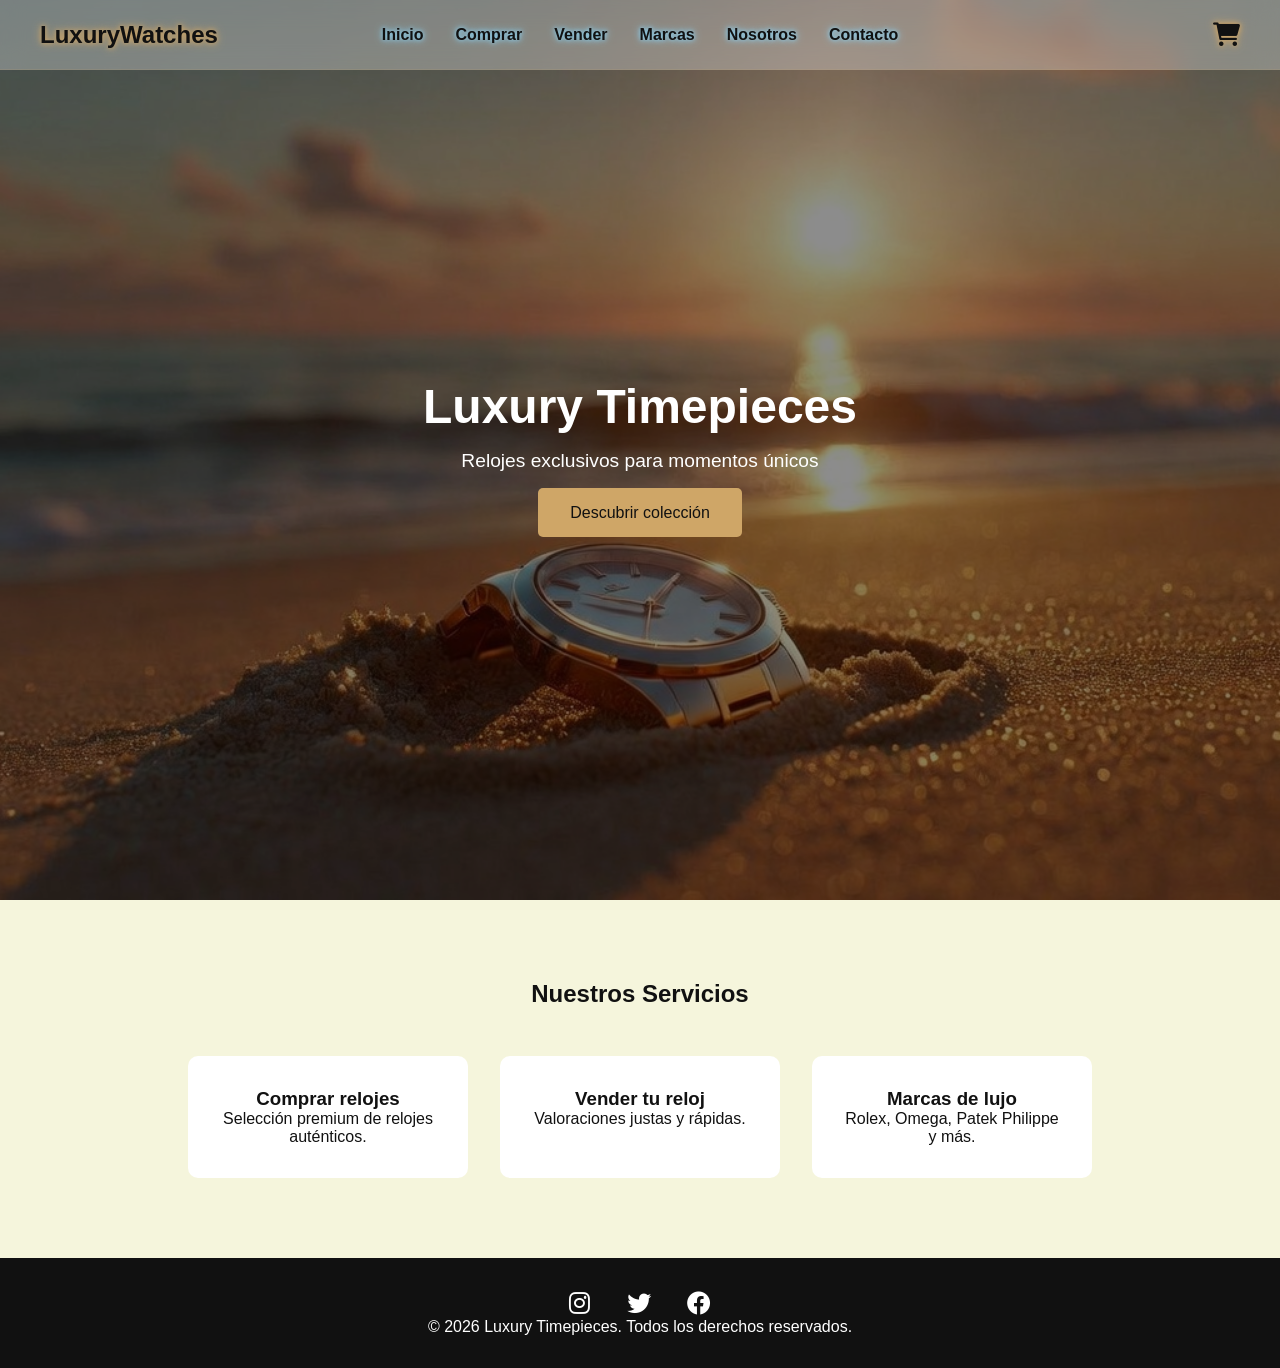
<file: index/index.html>
<!DOCTYPE html>
<html lang="es">
<head>
    <meta charset="UTF-8">
    <meta name="viewport" content="width=device-width, initial-scale=1.0">
    <title>Luxury Timepieces</title>

    <!-- CSS -->
    <link rel="stylesheet" href="../css/general_style.css">

    <!-- Iconos -->
    <link rel="stylesheet" href="https://cdnjs.cloudflare.com/ajax/libs/font-awesome/6.0.0/css/all.min.css">
</head>
<body>

    <!-- ================= HEADER ================= -->
<header id="cabecera">
  <div class="contenedor-cabecera">
    <div class="logo-marca">LuxuryWatches</div>
    <nav class="menu-navegacion">
      <ul class="lista-menu">
        <li><a href="#" class="nav-link">Inicio</a></li>
        <li><a href="#" class="nav-link">Comprar</a></li>
        <li><a href="#" class="nav-link">Vender</a></li>
        <li><a href="#" class="nav-link">Marcas</a></li>
        <li><a href="#" class="nav-link">Nosotros</a></li>
        <li><a href="#" class="nav-link">Contacto</a></li>
      </ul>
    </nav>
    <div class="zona-carrito" title="Carrito de compras">
      <i class="fas fa-shopping-cart"></i>
    </div>
  </div>
</header>


    <!-- ================= BODY ================= -->
    <main id="contenido-principal">

        <!-- Hero -->
        <section id="seccion-hero">
            <div class="hero-overlay"></div>

            <div class="hero-contenido">
                <h1>Luxury Timepieces</h1>
                <p>Relojes exclusivos para momentos únicos</p>
                <a href="#" class="boton-principal">Descubrir colección</a>
            </div>
        </section>

        <!-- Servicios -->
        <section id="seccion-servicios">
            <h2>Nuestros Servicios</h2>

            <div class="contenedor-tarjetas">
                <article class="tarjeta-servicio">
                    <h3>Comprar relojes</h3>
                    <p>Selección premium de relojes auténticos.</p>
                </article>

                <article class="tarjeta-servicio">
                    <h3>Vender tu reloj</h3>
                    <p>Valoraciones justas y rápidas.</p>
                </article>

                <article class="tarjeta-servicio">
                    <h3>Marcas de lujo</h3>
                    <p>Rolex, Omega, Patek Philippe y más.</p>
                </article>
            </div>
        </section>

    </main>

    <!-- ================= FOOTER ================= -->
    <footer id="pie-pagina">
        <div class="redes-sociales">
            <a href="#"><i class="fab fa-instagram"></i></a>
            <a href="#"><i class="fab fa-twitter"></i></a>
            <a href="#"><i class="fab fa-facebook"></i></a>
        </div>

        <p class="texto-copyright">
            © 2026 Luxury Timepieces. Todos los derechos reservados.
        </p>
    </footer>

</body>
</html>
</file>
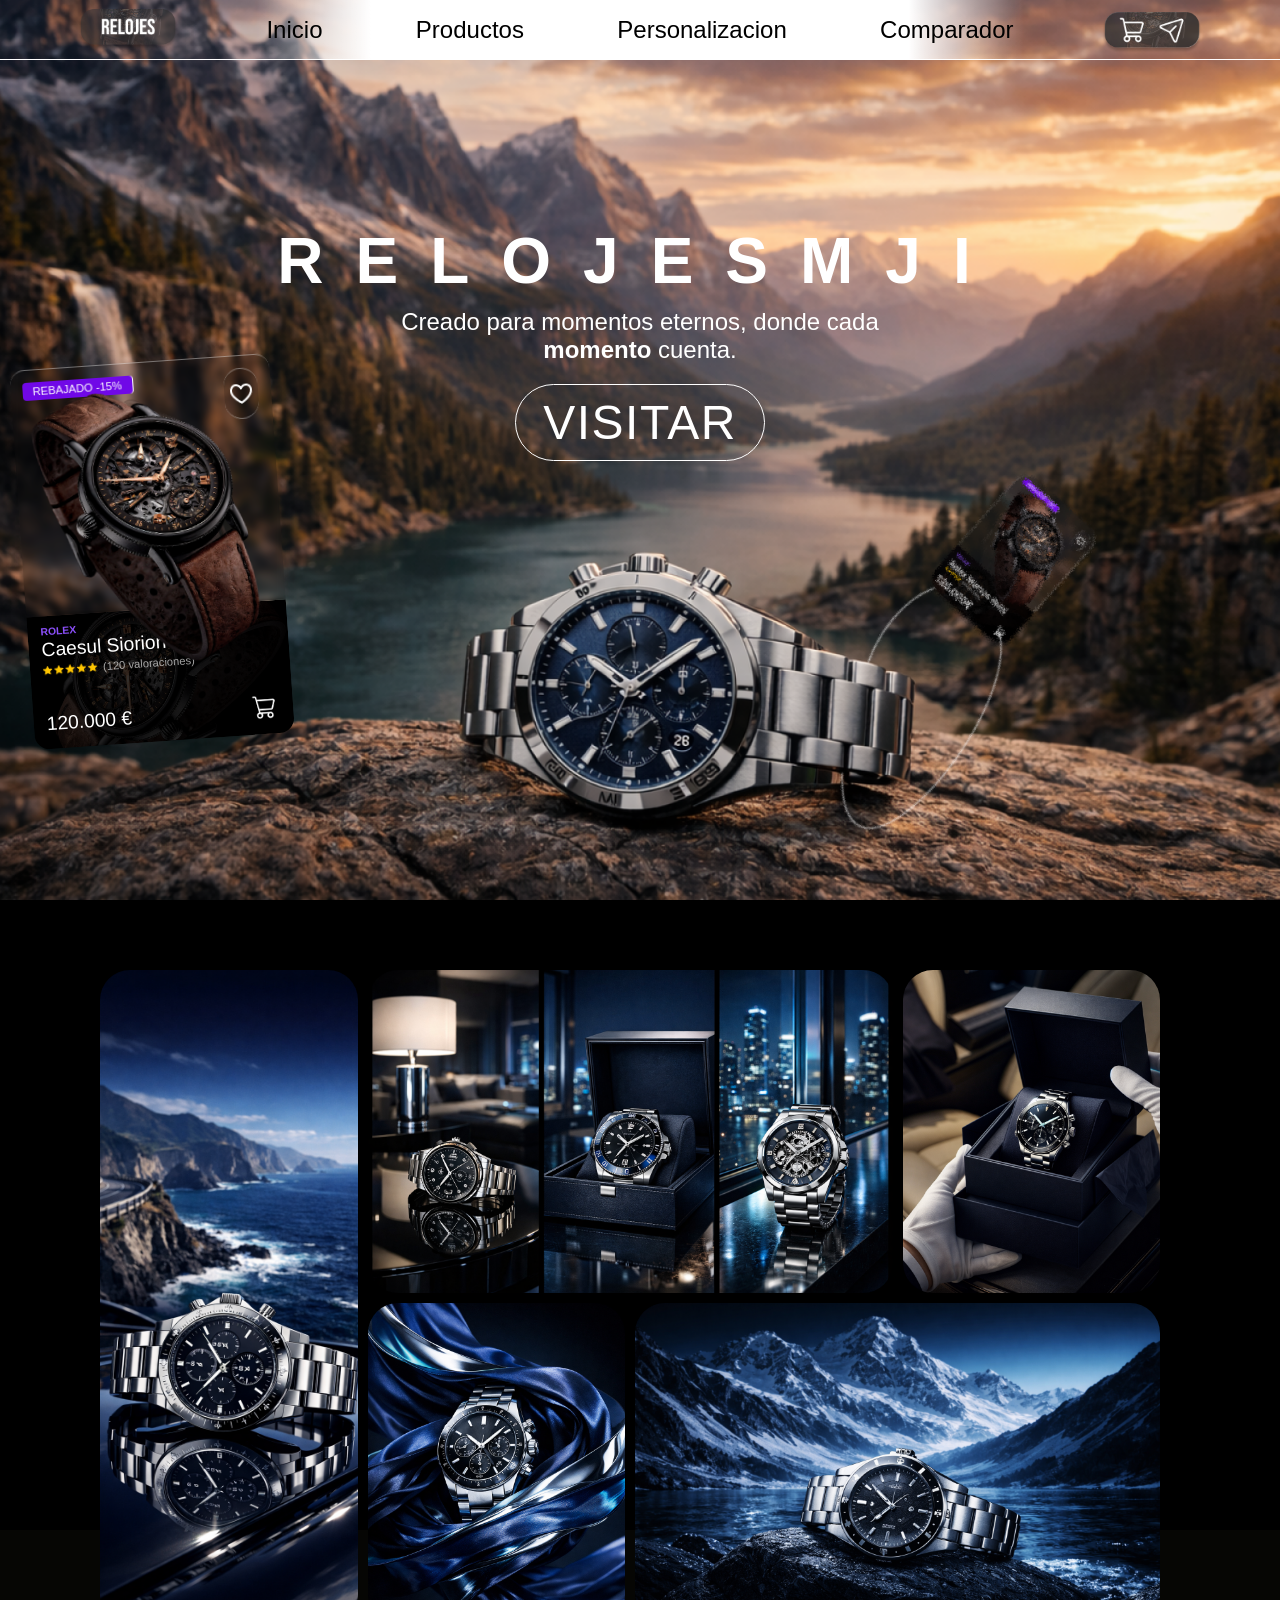
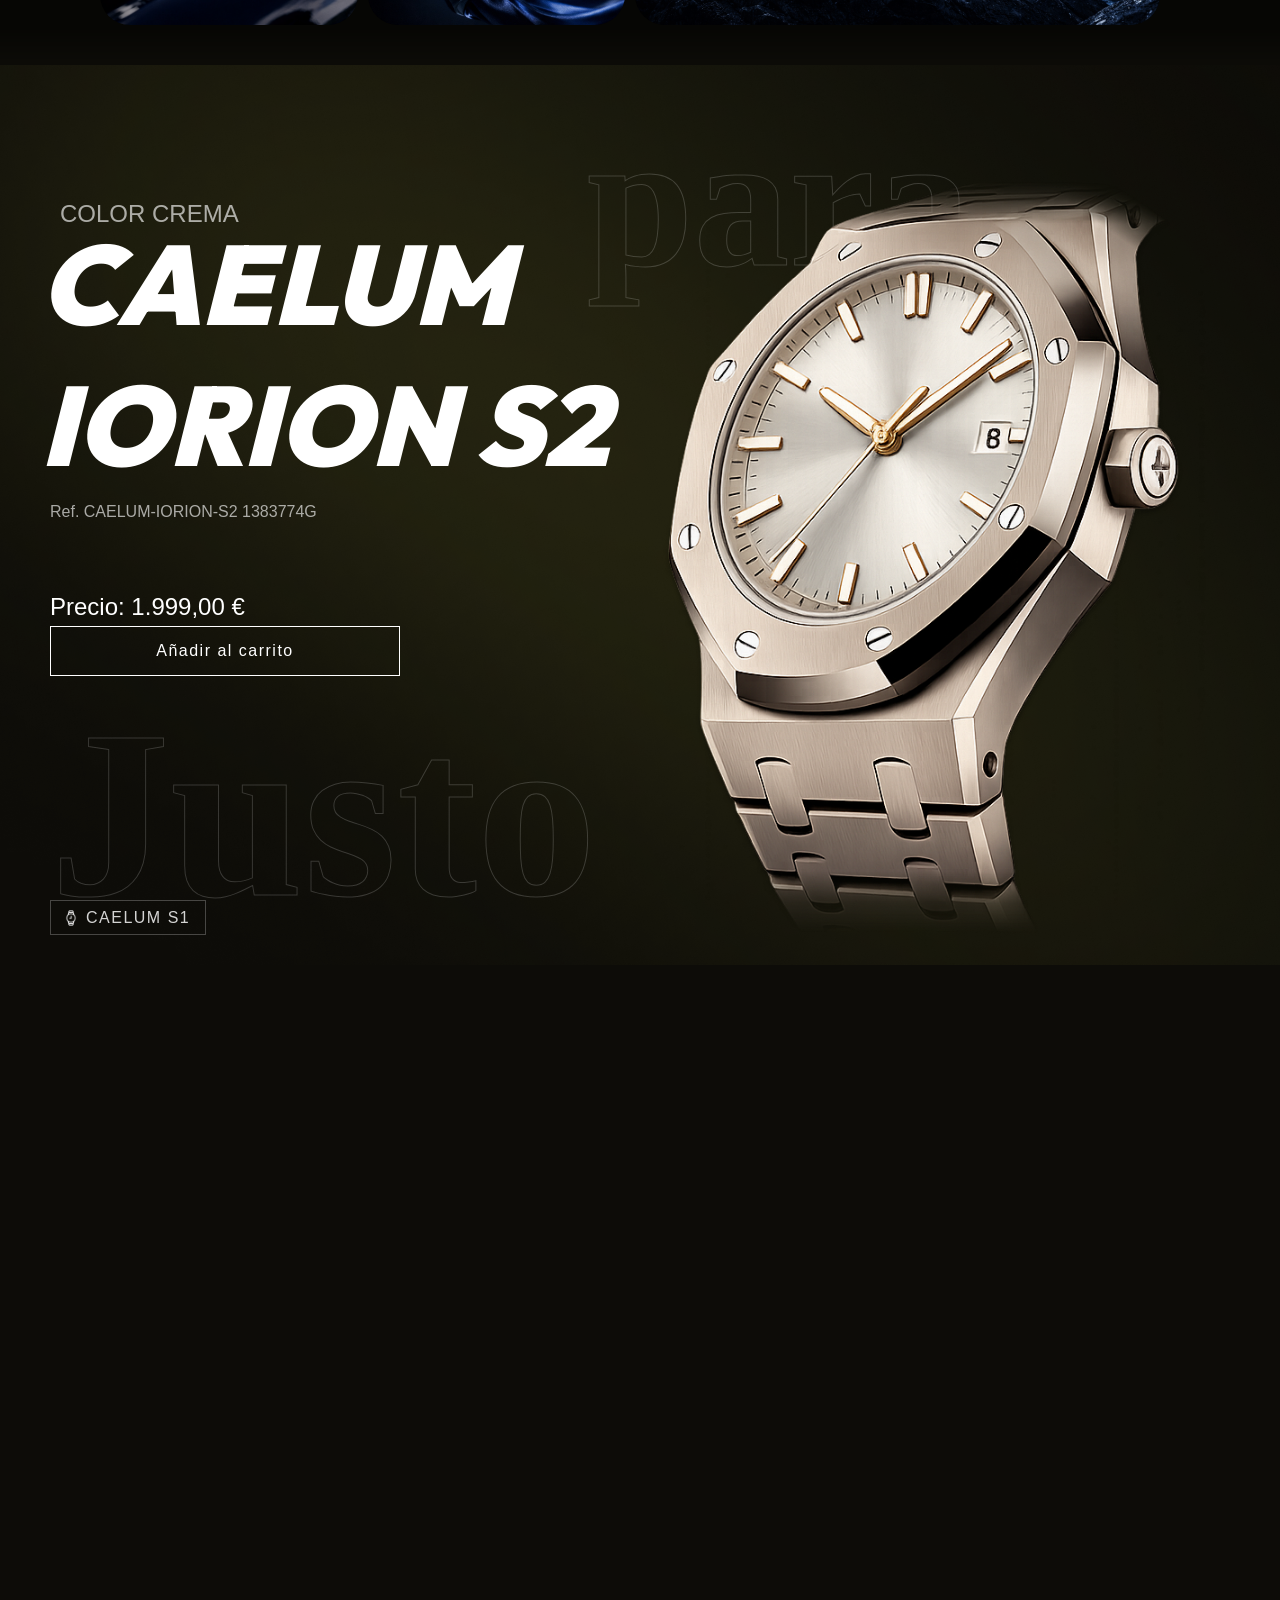
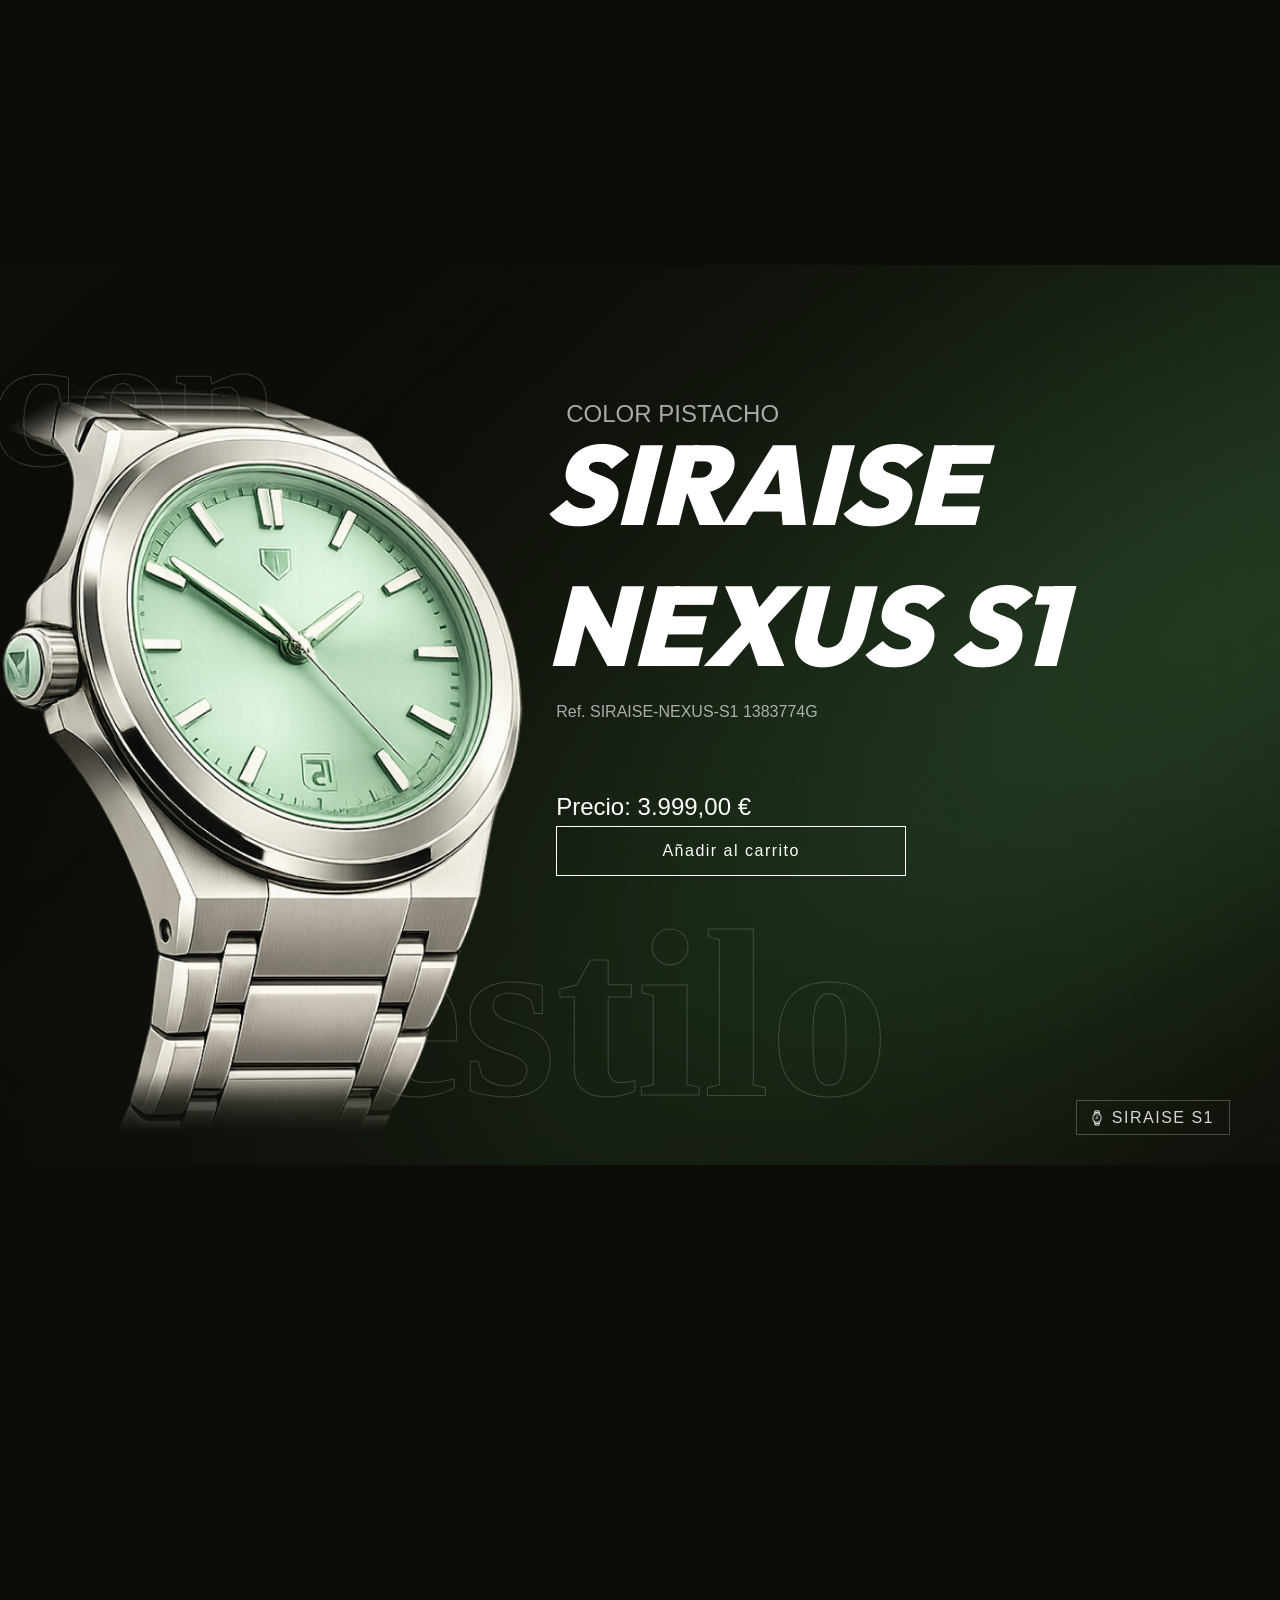
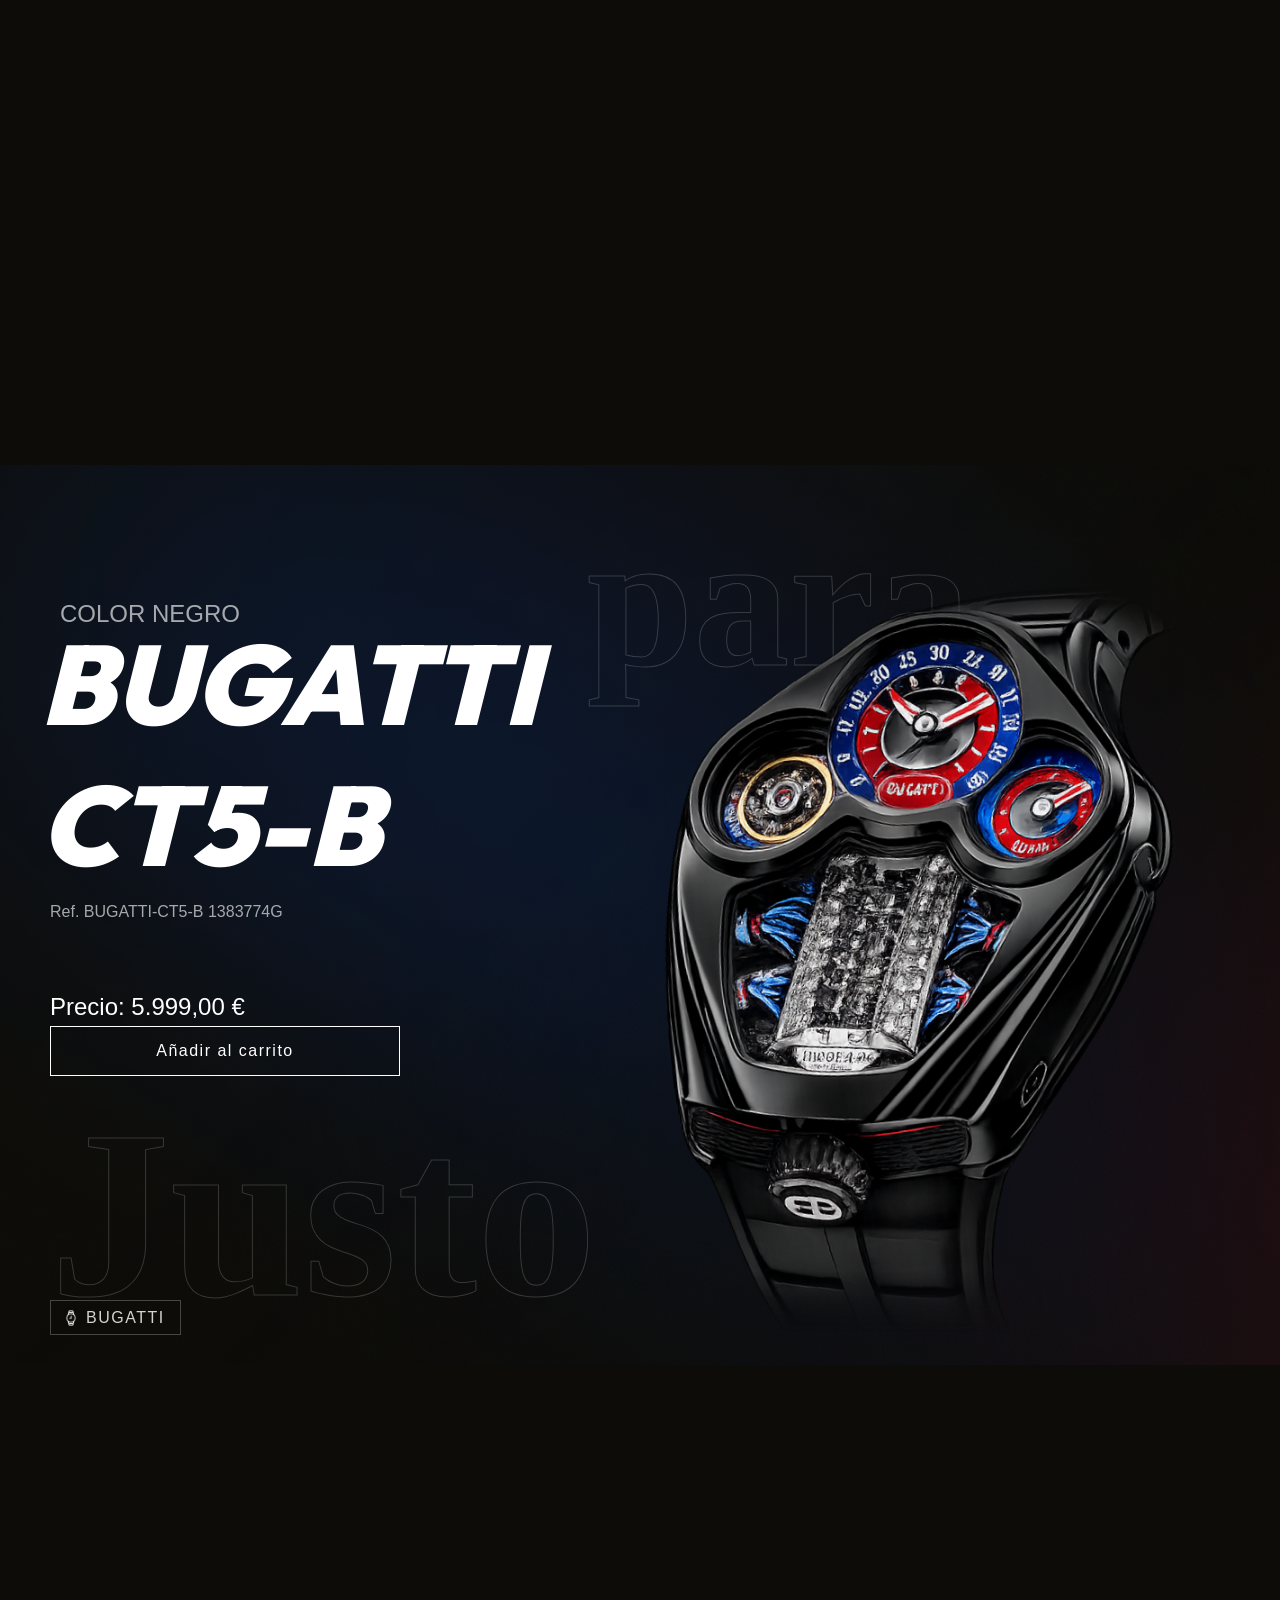
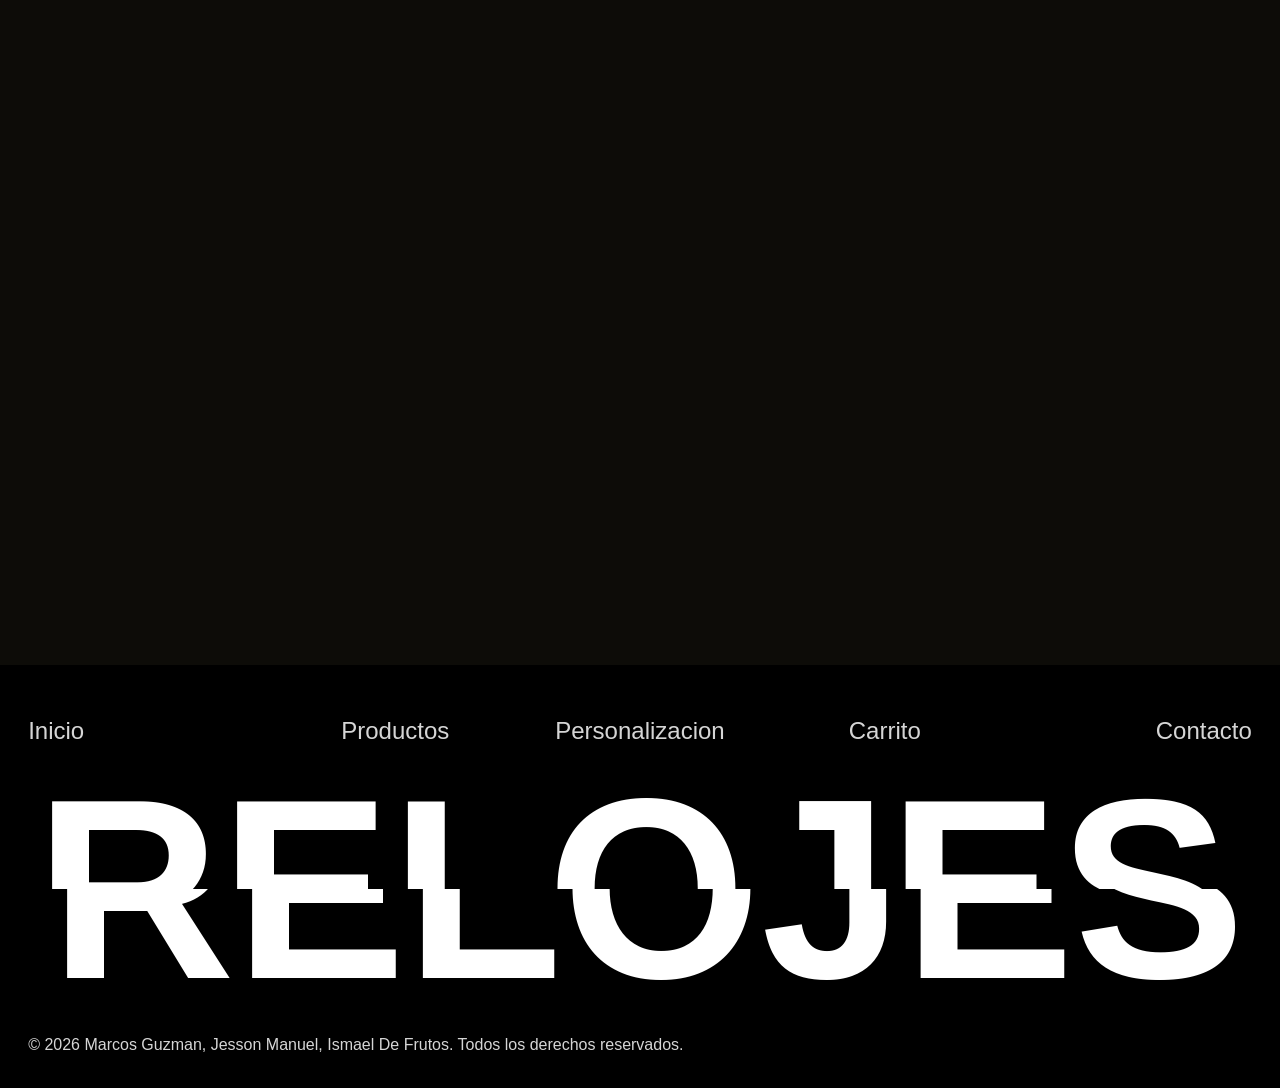
<file: Proyecto Pagina Web/index.html>
<!DOCTYPE html>
<html lang="en">
<head>
    <meta charset="UTF-8">
    <meta name="viewport" content="width=device-width, initial-scale=1.0">
    <link rel="stylesheet" href="css/index_style.css">
    <link rel="stylesheet" href="css/header_style.css">
    <link rel="stylesheet" href="css/footer_style.css">
    <script src="js/index_script.js" defer></script>
    <title>Pagina Web Relojes</title>
</head>
<body>
    <header>
        <div class="menuLogo">
            <div class="cajitaLogo"></div>
        </div>
        <div class="menuNavegacion">
            <div class="degradadoIzquierda"></div>
            <div class="contenedorNavMenu">
                <nav class="navMenu">
                    <ul>
                        <li><a href="./index.html">Inicio</a></li>
                        <li><a href="./html/productos.html">Productos</a></li>
                        <li><a href="./html/personalizacion.html">Personalizacion</a></li>
                        <li><a href="./html/comparador.html">Comparador</a></li>
                    </ul>
                </nav>
            </div>
            <div class="degradadoDerecha"></div>
        </div>
        <div class="menuBotones">
            <div class="cajitaBotones">
                <a href="./html/carrito.html" class="botonMenu">
                    <img src="multimedia/IconoCarrito.png" alt="Icono de carrito">
                </a>
                <a href="./html/formulario.html" class="botonMenu">
                    <img src="multimedia/IconoContacto.png" alt="Icono de contacto">
                </a>
            </div>
        </div>
    </header>
    <main>
        <div id="contenedorSticky">
            <section id="seccionPrincipal"> 
                <img class="imagenFondo" src="multimedia/ImagenFondoSeccionInicio1V8.png" alt="Imagen de fondo de la página de inicio">
                <div class="cartaReloj">
                    <div class="cartaParteSuperior">
                        <div class="cartaParteSuperiorContenedorTexto">
                            <div class="cartaContenedorRebaja">
                                <p>REBAJADO -15%</p>
                            </div>
                            <div class="cartaContenedorBotonCorazon">
                                <button><img src="multimedia/IconoCorazon.png" alt=""></button>
                            </div>
                        </div>
                        <div class="cartaParteSuperiorContenedorImagen">
                            <img src="multimedia/RelojCorreaCuero.png" alt="Reloj con correa de cuero">
                        </div>
                    </div>
                    <div class="cartaParteInferior">
                        <div class="cartaContenedorNombre">
                            <p class="cartaMiniTituloRolex">ROLEX</p>
                            <p class="cartaNombreReloj">Caesul Siorion</p>
                            <div class="cartaContenedorValoreaciones">
                                <img src="multimedia/IconoEstrellas.png" alt="">
                                <p>(120 valoraciones)</p>
                            </div>
                        </div>
                        <div class="cartaContenedorPrecio">
                            <p>120.000 €</p>
                            <button><img src="multimedia/IconoCarrito.png" alt=""></button>
                        </div>
                    </div>
                </div>
                <div class="contenedorTituloSeccionPrincipal">
                    <h1 class="tituloSeccionPrincipal">RELOJESMJI</h1>
                    <h2 class="subTituloSeccionPrincipal">Creado para momentos eternos, donde cada <b>momento</b> cuenta.</h2>
                    <button class="botonSeccionPrincipal"><a href="#bentoGrid">VISITAR</a></button>
                </div>
            </section>
        </div>
        <section id="bentoGrid">
            <div class="contenedorBento">
                <div class="cartaBento cartaBento1"></div>
                <div class="cartaBento cartaBento2"></div>
                <div class="cartaBento cartaBento3"></div>
                <div class="cartaBento cartaBento4"></div>
                <div class="cartaBento cartaBento5"></div>
                <div class="cartaBento cartaBento6"></div>
            </div>
        </section>
        <section class="contenedorExpositorReloj">
            <div class="expositorReloj">
                <div class="secionExpIzquierda">
                    <p class="pColorReloj">COLOR CREMA</p>
                    <h2 class="nombreReloj">CAELUM <br> IORION S2</h2>
                    <p class="pReferenciaReloj">Ref. CAELUM-IORION-S2 1383774G</p>
                    <div class="contenedorCompraExpositor">
                        <p class="pPrecioExpositor">Precio: 1.999,00 €</p>
                        <button class="botonAniadirCarritoExpositor">Añadir al carrito</button>
                    </div>
                    <p class="pConBorde">Justo</p>
                    <button class="botonSiguienteReloj">
                        <img src="multimedia/IconoReloj.png" alt="Icono de reloj">
                        <span>CAELUM S1</span>
                    </button>
                </div>
                <div class="seccionExpCentro">
                    <p class="pConBorde pBordeCentro">para</p>
                    <div class="contenedorImagenExpositor">
                        <img id="imagenRelojCaelum" src="multimedia/RelojCaelumIorionS2V2.png" alt="Reloj Caelum Iorion S2">
                    </div>
                </div>
                <div class="seccionExpDerecha">
                    <div class="contenedorLemaYImagen">
                        <div class="contenedorLema">
                            <p class="pLema">DEFINE TU LEGADO, HAZLO LUJOSO, ETERNO, QUE TRASCIENDA EL TIEMPO ©2026</p>
                        </div>
                        <div class="contenedorImagenLema">
                            <img src="multimedia/RelojDeLujoColorCremaEnCaja.png" alt="Reloj de lujo en caja de presentación">
                        </div>
                    </div>
                    <p class="pConBorde pBordeDerecha">ti</p>
                    <div class="contenedorTablaExpositor">
                        <table class="tablaEspecificaciones">
                            <thead>
                                <tr class="titulosTabla">
                                    <td>Versiones</td>
                                    <td>Material</td>
                                    <td>Color</td>
                                </tr>
                            </thead>
                            <tbody>
                                <tr>
                                    <td>Caelum Iorion S2</td>
                                    <td>Acero Pulido</td>
                                    <td>Blanco marfil</td>
                                </tr>
                                <tr>
                                    <td>Caelum Iorion S2 Prestige</td>
                                    <td>Fibra de carbono</td>
                                    <td>Negro Titanio</td>
                                </tr>
                                <tr>
                                    <td>Caelum Iorion S2 Sport</td>
                                    <td>Acero inoxidable</td>
                                    <td>Azul medianoche</td>
                                </tr>
                            </tbody>
                        </table>
                    </div>
                </div>
            </div>
        </section>
        <section class="contenedorExpositorReloj">
            <div class="expositorReloj expositorReloj2">
                <div class="seccionExpDerecha seccionExpDerecha-invertida">
                    <div class="contenedorLemaYImagen">
                        <div class="contenedorImagenLema">
                            <img src="multimedia/RelojDeLujoColorCremaEnCaja.png" alt="Reloj de lujo en caja de presentación">
                        </div>
                        <div class="contenedorLema contenedorLema-invertido">
                            <p class="pLema pLema-invertido">DEFINE TU LEGADO, HAZLO LUJOSO, ETERNO, QUE TRASCIENDA EL TIEMPO ©2026</p>
                        </div>
                    </div>
                    <p class="pConBorde pBordeDerecha pBordeDerecha-invertido">Hecho</p>
                    <div class="contenedorTablaExpositor contenedorTablaExpositor-invertido">
                        <table class="tablaEspecificaciones">
                            <thead>
                                <tr class="titulosTabla">
                                    <td>Versiones</td>
                                    <td>Material</td>
                                    <td>Color</td>
                                </tr>
                            </thead>
                            <tbody>
                                <tr>
                                    <td>Caelum Iorion S2</td>
                                    <td>Acero Pulido</td>
                                    <td>Blanco marfil</td>
                                </tr>
                                <tr>
                                    <td>Caelum Iorion S2 Prestige</td>
                                    <td>Fibra de carbono</td>
                                    <td>Negro Titanio</td>
                                </tr>
                                <tr>
                                    <td>Caelum Iorion S2 Sport</td>
                                    <td>Acero inoxidable</td>
                                    <td>Azul medianoche</td>
                                </tr>
                            </tbody>
                        </table>
                    </div>
                    <button class="botonSiguienteReloj">
                        <img src="multimedia/IconoReloj.png" alt="Icono de reloj">
                        <span>SIRAISE S1</span>
                    </button>
                </div>
                <div class="seccionExpCentro">
                    <p class="pConBorde pBordeCentro">con</p>
                    <div class="contenedorImagenExpositor">
                        <img id="imagenRelojCaelum" src="multimedia/RelojSiraiseNexusS1.png" alt="Reloj Caelum Iorion S2">
                    </div>
                </div>
                <div class="secionExpIzquierda secionExpIzquierda-invertido">
                    <p class="pColorReloj">COLOR PISTACHO</p>
                    <h2 class="nombreReloj">SIRAISE <br> NEXUS S1</h2>
                    <p class="pReferenciaReloj">Ref. SIRAISE-NEXUS-S1 1383774G</p>
                    <div class="contenedorCompraExpositor">
                        <p class="pPrecioExpositor">Precio: 3.999,00 €</p>
                        <button class="botonAniadirCarritoExpositor">Añadir al carrito</button>
                    </div>
                    <p class="pConBorde pConBorde-invertido">estilo</p>
                    <button class="botonSiguienteReloj botonSiguienteReloj-invertido">
                        <img src="multimedia/IconoReloj.png" alt="Icono de reloj">
                        <span>SIRAISE S1</span>
                    </button>
                </div>
            </div>
        </section>
        <section class="contenedorExpositorReloj">
            <div class="expositorReloj expositorReloj3">
                <div class="secionExpIzquierda">
                    <p class="pColorReloj">COLOR NEGRO</p>
                    <h2 class="nombreReloj">BUGATTI <br> CT5-B</h2>
                    <p class="pReferenciaReloj">Ref. BUGATTI-CT5-B 1383774G</p>
                    <div class="contenedorCompraExpositor">
                        <p class="pPrecioExpositor">Precio: 5.999,00 €</p>
                        <button class="botonAniadirCarritoExpositor">Añadir al carrito</button>
                    </div>
                    <p class="pConBorde">Justo</p>
                    <button class="botonSiguienteReloj">
                        <img src="multimedia/IconoReloj.png" alt="Icono de reloj">
                        <span>BUGATTI</span>
                    </button>
                </div>
                <div class="seccionExpCentro">
                    <p class="pConBorde pBordeCentro">para</p>
                    <div class="contenedorImagenExpositor">
                        <img id="imagenRelojCaelum" src="multimedia/RelojBugatti.png" alt="Reloj Caelum Iorion S2">
                    </div>
                </div>
                <div class="seccionExpDerecha">
                    <div class="contenedorLemaYImagen">
                        <div class="contenedorLema">
                            <p class="pLema">DEFINE TU LEGADO, HAZLO LUJOSO, ETERNO, QUE TRASCIENDA EL TIEMPO ©2026</p>
                        </div>
                        <div class="contenedorImagenLema">
                            <img src="multimedia/RelojDeLujoColorCremaEnCaja.png" alt="Reloj de lujo en caja de presentación">
                        </div>
                    </div>
                    <p class="pConBorde pBordeDerecha">ti</p>
                    <div class="contenedorTablaExpositor">
                        <table class="tablaEspecificaciones">
                            <thead>
                                <tr class="titulosTabla">
                                    <td>Versiones</td>
                                    <td>Material</td>
                                    <td>Color</td>
                                </tr>
                            </thead>
                            <tbody>
                                <tr>
                                    <td>Caelum Iorion S2</td>
                                    <td>Acero Pulido</td>
                                    <td>Blanco marfil</td>
                                </tr>
                                <tr>
                                    <td>Caelum Iorion S2 Prestige</td>
                                    <td>Fibra de carbono</td>
                                    <td>Negro Titanio</td>
                                </tr>
                                <tr>
                                    <td>Caelum Iorion S2 Sport</td>
                                    <td>Acero inoxidable</td>
                                    <td>Azul medianoche</td>
                                </tr>
                            </tbody>
                        </table>
                    </div>
                </div>
            </div>
        </section>
    </main>
    <footer>
        <div class="contenedorFooterArriba">
            <ul>
                <li><a href="#">Inicio</a></li>
                <li><a href="#">Productos</a></li>
                <li><a href="#">Personalizacion</a></li>
                <li><a href="#">Carrito</a></li>
                <li><a href="#">Contacto</a></li>
            </ul>
        </div>
        <div class="contenedorFooterMedio contenedorFooterMedioArriba">
            <p class="pTituloFooter pTituloFooterArriba">RELOJES</p>
        </div>
        <div class="contenedorFooterMedio contenedorFooterMedioAbajo">
            <p class="pTituloFooter pTituloFooterAbajo">RELOJES</p>
        </div>
        <div class="contenedorFooterAbajo">
            <p>© 2026 Marcos Guzman, Jesson Manuel, Ismael De Frutos. Todos los derechos reservados.</p>
        </div>
    </footer>
</body>
</html>
</file>
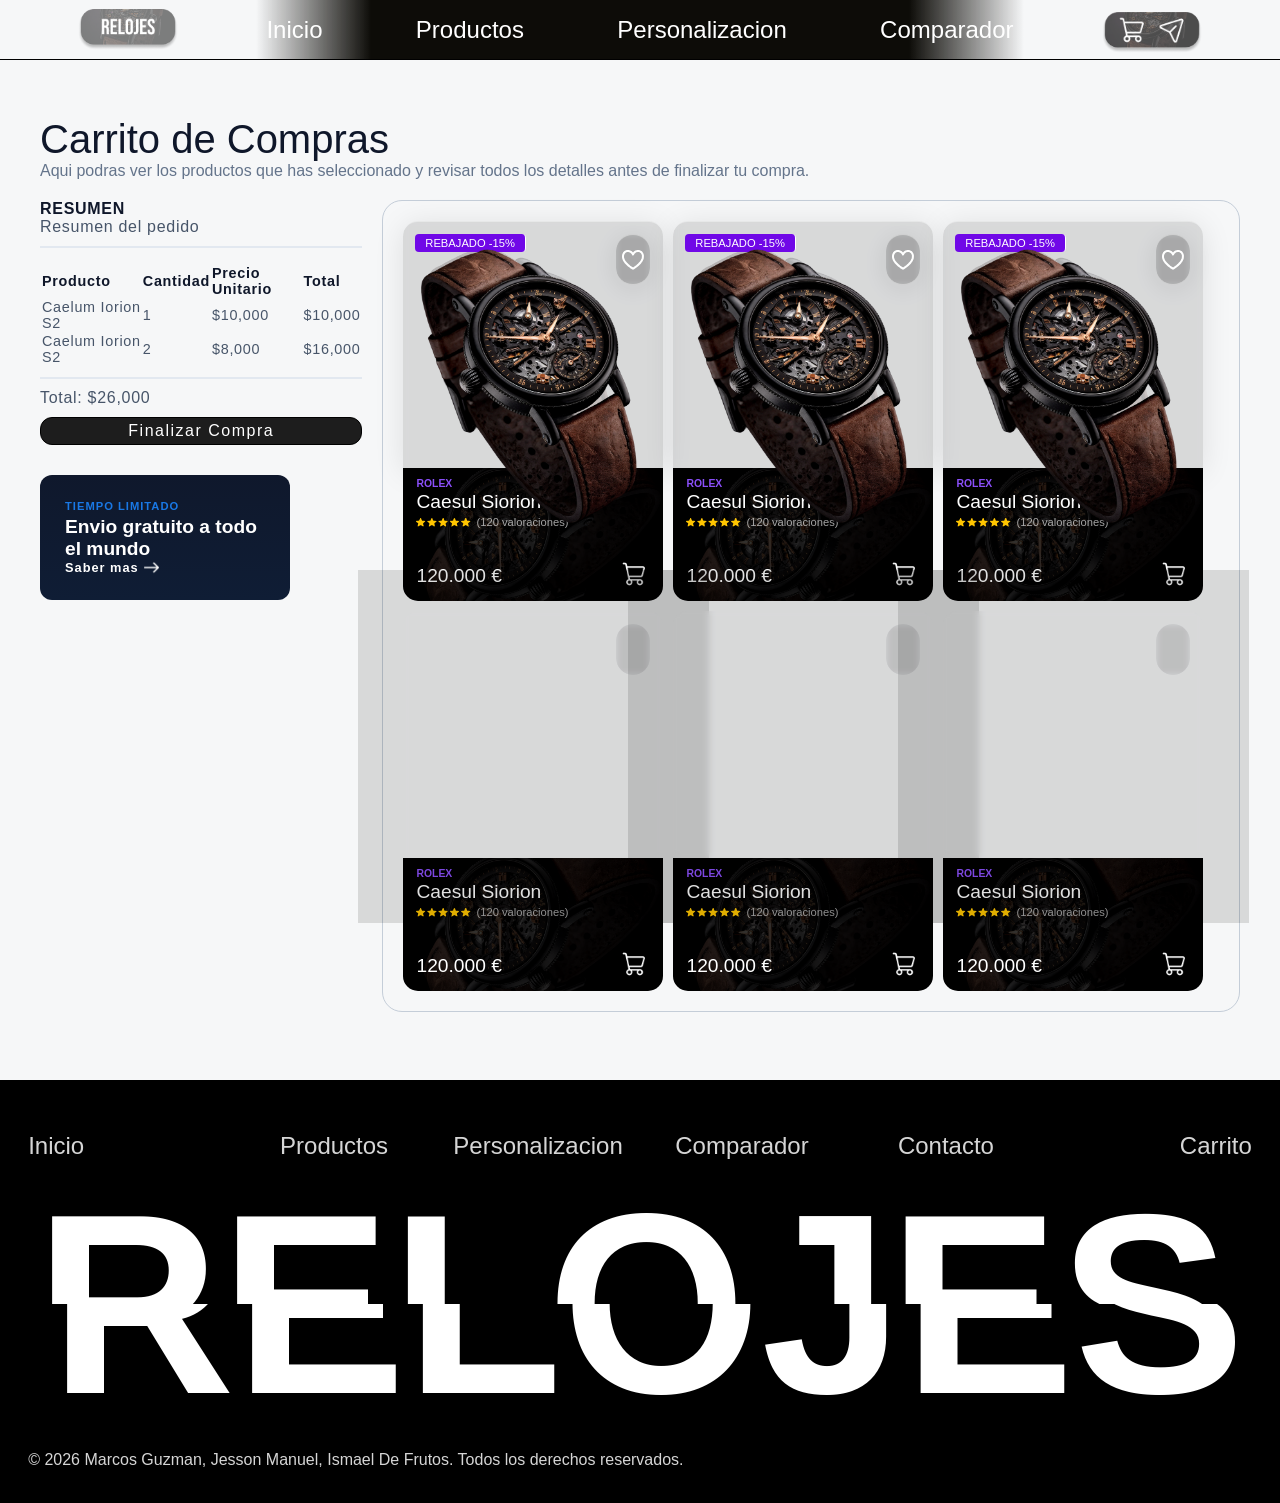
<file: Proyecto Pagina Web/html/carrito.html>
<!DOCTYPE html>
<html lang="en">
<head>
    <meta charset="UTF-8">
    <meta name="viewport" content="width=device-width, initial-scale=1.0">
    <link rel="stylesheet" href="../css/index_style.css">
    <link rel="stylesheet" href="../css/header_style.css">
    <link rel="stylesheet" href="../css/footer_style.css">
    <link rel="stylesheet" href="../css/carrito_style.css">
    <title>Carrito Relojres</title>
</head>
<body>
    <header>
        <div class="menuLogo">
            <div class="cajitaLogo"></div>
        </div>
        <div class="menuNavegacion">
            <div class="degradadoIzquierda"></div>
            <div class="contenedorNavMenu">
                <nav class="navMenu">
                    <ul>
                        <li><a href="../index.html">Inicio</a></li>
                        <li><a href="./productos.html">Productos</a></li>
                        <li><a href="./personalizacion.html">Personalizacion</a></li>
                        <li><a href="./comparador.html">Comparador</a></li>
                    </ul>
                </nav>
            </div>
            <div class="degradadoDerecha"></div>
        </div>
        <div class="menuBotones">
            <div class="cajitaBotones">
                <a href="./carrito.html" class="botonMenu">
                    <img src="../multimedia/IconoCarrito.png" alt="Icono de carrito">
                </a>
                <a href="./formulario.html" class="botonMenu">
                    <img src="../multimedia/IconoContacto.png" alt="Icono de contacto">
                </a>
            </div>
        </div>
    </header>
    <main>
        <section class="seccionTitulo">
            <h1 class="tituloCarrito">Carrito de Compras</h1>
            <p>Aqui podras ver los productos que has seleccionado y revisar todos los detalles antes de finalizar tu compra.</p>
        </section>
        <section class="seccionCesta">
            <div class="contenedorResumen">
                <h2>RESUMEN</h2>
                <p>Resumen del pedido</p>
                <hr>
                <table>
                    <thead>
                        <tr>
                            <th>Producto</th>
                            <th>Cantidad</th>
                            <th>Precio Unitario</th>
                            <th>Total</th>
                        </tr>
                    </thead>
                    <tbody>
                        <tr>
                            <td>Caelum Iorion S2</td>
                            <td>1</td>
                            <td>$10,000</td>
                            <td>$10,000</td>
                        </tr>
                        <tr>
                            <td>Caelum Iorion S2</td>
                            <td>2</td>
                            <td>$8,000</td>
                            <td>$16,000</td>
                        </tr>
                    </tbody>
                </table>
                <hr>
                <p class="total">Total: $26,000</p>
                <button class="botonCompra">Finalizar Compra</button>
                <div class="contenedorOfertaEnvio">
                    <p>TIEMPO LIMITADO</p>
                    <h3>Envio gratuito a todo el mundo</h3>
                    <button>Saber mas <img src="../multimedia/IconoFlechaDerecha.png" alt=""></button>
                </div>
            </div>
            <div class="contenedorProductos">
                <div class="cartaReloj">
                    <div class="cartaParteSuperior">
                        <div class="cartaParteSuperiorContenedorTexto">
                            <div class="cartaContenedorRebaja">
                                <p>REBAJADO -15%</p>
                            </div>
                            <div class="cartaContenedorBotonCorazon">
                                <button><img src="../multimedia/IconoCorazon.png" alt=""></button>
                            </div>
                        </div>
                        <div class="cartaParteSuperiorContenedorImagen">
                            <img src="../multimedia/RelojCorreaCuero.png" alt="Reloj con correa de cuero">
                        </div>
                    </div>
                    <div class="cartaParteInferior">
                        <div class="cartaContenedorNombre">
                            <p class="cartaMiniTituloRolex">ROLEX</p>
                            <p class="cartaNombreReloj">Caesul Siorion</p>
                            <div class="cartaContenedorValoreaciones">
                                <img src="../multimedia/IconoEstrellas.png" alt="">
                                <p>(120 valoraciones)</p>
                            </div>
                        </div>
                        <div class="cartaContenedorPrecio">
                            <p>120.000 €</p>
                            <button><img src="../multimedia/IconoCarrito.png" alt=""></button>
                        </div>
                    </div>
                </div>
                <div class="cartaReloj">
                    <div class="cartaParteSuperior">
                        <div class="cartaParteSuperiorContenedorTexto">
                            <div class="cartaContenedorRebaja">
                                <p>REBAJADO -15%</p>
                            </div>
                            <div class="cartaContenedorBotonCorazon">
                                <button><img src="../multimedia/IconoCorazon.png" alt=""></button>
                            </div>
                        </div>
                        <div class="cartaParteSuperiorContenedorImagen">
                            <img src="../multimedia/RelojCorreaCuero.png" alt="Reloj con correa de cuero">
                        </div>
                    </div>
                    <div class="cartaParteInferior">
                        <div class="cartaContenedorNombre">
                            <p class="cartaMiniTituloRolex">ROLEX</p>
                            <p class="cartaNombreReloj">Caesul Siorion</p>
                            <div class="cartaContenedorValoreaciones">
                                <img src="../multimedia/IconoEstrellas.png" alt="">
                                <p>(120 valoraciones)</p>
                            </div>
                        </div>
                        <div class="cartaContenedorPrecio">
                            <p>120.000 €</p>
                            <button><img src="../multimedia/IconoCarrito.png" alt=""></button>
                        </div>
                    </div>
                </div>
                <div class="cartaReloj">
                    <div class="cartaParteSuperior">
                        <div class="cartaParteSuperiorContenedorTexto">
                            <div class="cartaContenedorRebaja">
                                <p>REBAJADO -15%</p>
                            </div>
                            <div class="cartaContenedorBotonCorazon">
                                <button><img src="../multimedia/IconoCorazon.png" alt=""></button>
                            </div>
                        </div>
                        <div class="cartaParteSuperiorContenedorImagen">
                            <img src="../multimedia/RelojCorreaCuero.png" alt="Reloj con correa de cuero">
                        </div>
                    </div>
                    <div class="cartaParteInferior">
                        <div class="cartaContenedorNombre">
                            <p class="cartaMiniTituloRolex">ROLEX</p>
                            <p class="cartaNombreReloj">Caesul Siorion</p>
                            <div class="cartaContenedorValoreaciones">
                                <img src="../multimedia/IconoEstrellas.png" alt="">
                                <p>(120 valoraciones)</p>
                            </div>
                        </div>
                        <div class="cartaContenedorPrecio">
                            <p>120.000 €</p>
                            <button><img src="../multimedia/IconoCarrito.png" alt=""></button>
                        </div>
                    </div>
                </div>
                <div class="cartaReloj">
                    <div class="cartaParteSuperior">
                        <div class="cartaParteSuperiorContenedorTexto">
                            <div class="cartaContenedorRebaja">
                                <p>REBAJADO -15%</p>
                            </div>
                            <div class="cartaContenedorBotonCorazon">
                                <button><img src="../multimedia/IconoCorazon.png" alt=""></button>
                            </div>
                        </div>
                        <div class="cartaParteSuperiorContenedorImagen">
                            <img src="../multimedia/RelojCorreaCuero.png" alt="Reloj con correa de cuero">
                        </div>
                    </div>
                    <div class="cartaParteInferior">
                        <div class="cartaContenedorNombre">
                            <p class="cartaMiniTituloRolex">ROLEX</p>
                            <p class="cartaNombreReloj">Caesul Siorion</p>
                            <div class="cartaContenedorValoreaciones">
                                <img src="../multimedia/IconoEstrellas.png" alt="">
                                <p>(120 valoraciones)</p>
                            </div>
                        </div>
                        <div class="cartaContenedorPrecio">
                            <p>120.000 €</p>
                            <button><img src="../multimedia/IconoCarrito.png" alt=""></button>
                        </div>
                    </div>
                </div>
                <div class="cartaReloj">
                    <div class="cartaParteSuperior">
                        <div class="cartaParteSuperiorContenedorTexto">
                            <div class="cartaContenedorRebaja">
                                <p>REBAJADO -15%</p>
                            </div>
                            <div class="cartaContenedorBotonCorazon">
                                <button><img src="../multimedia/IconoCorazon.png" alt=""></button>
                            </div>
                        </div>
                        <div class="cartaParteSuperiorContenedorImagen">
                            <img src="../multimedia/RelojCorreaCuero.png" alt="Reloj con correa de cuero">
                        </div>
                    </div>
                    <div class="cartaParteInferior">
                        <div class="cartaContenedorNombre">
                            <p class="cartaMiniTituloRolex">ROLEX</p>
                            <p class="cartaNombreReloj">Caesul Siorion</p>
                            <div class="cartaContenedorValoreaciones">
                                <img src="../multimedia/IconoEstrellas.png" alt="">
                                <p>(120 valoraciones)</p>
                            </div>
                        </div>
                        <div class="cartaContenedorPrecio">
                            <p>120.000 €</p>
                            <button><img src="../multimedia/IconoCarrito.png" alt=""></button>
                        </div>
                    </div>
                </div>
                <div class="cartaReloj">
                    <div class="cartaParteSuperior">
                        <div class="cartaParteSuperiorContenedorTexto">
                            <div class="cartaContenedorRebaja">
                                <p>REBAJADO -15%</p>
                            </div>
                            <div class="cartaContenedorBotonCorazon">
                                <button><img src="../multimedia/IconoCorazon.png" alt=""></button>
                            </div>
                        </div>
                        <div class="cartaParteSuperiorContenedorImagen">
                            <img src="../multimedia/RelojCorreaCuero.png" alt="Reloj con correa de cuero">
                        </div>
                    </div>
                    <div class="cartaParteInferior">
                        <div class="cartaContenedorNombre">
                            <p class="cartaMiniTituloRolex">ROLEX</p>
                            <p class="cartaNombreReloj">Caesul Siorion</p>
                            <div class="cartaContenedorValoreaciones">
                                <img src="../multimedia/IconoEstrellas.png" alt="">
                                <p>(120 valoraciones)</p>
                            </div>
                        </div>
                        <div class="cartaContenedorPrecio">
                            <p>120.000 €</p>
                            <button><img src="../multimedia/IconoCarrito.png" alt=""></button>
                        </div>
                    </div>
                </div>
            </div>
        </section>
    </main>
    <footer>
        <div class="contenedorFooterArriba">
            <ul>
                <li><a href="../index.html">Inicio</a></li>
                <li><a href="./productos.html">Productos</a></li>
                <li><a href="./personalizacion.html">Personalizacion</a></li>
                <li><a href="./comparador.html">Comparador</a></li>
                <li><a href="./formulario.html">Contacto</a></li>
                <li><a href="./carrito.html">Carrito</a></li>
            </ul>
        </div>
        <div class="contenedorFooterMedio contenedorFooterMedioArriba">
            <p class="pTituloFooter pTituloFooterArriba">RELOJES</p>
        </div>
        <div class="contenedorFooterMedio contenedorFooterMedioAbajo">
            <p class="pTituloFooter pTituloFooterAbajo">RELOJES</p>
        </div>
        <div class="contenedorFooterAbajo">
            <p>© 2026 Marcos Guzman, Jesson Manuel, Ismael De Frutos. Todos los derechos reservados.</p>
        </div>
    </footer>
</body>
</html>
</file>
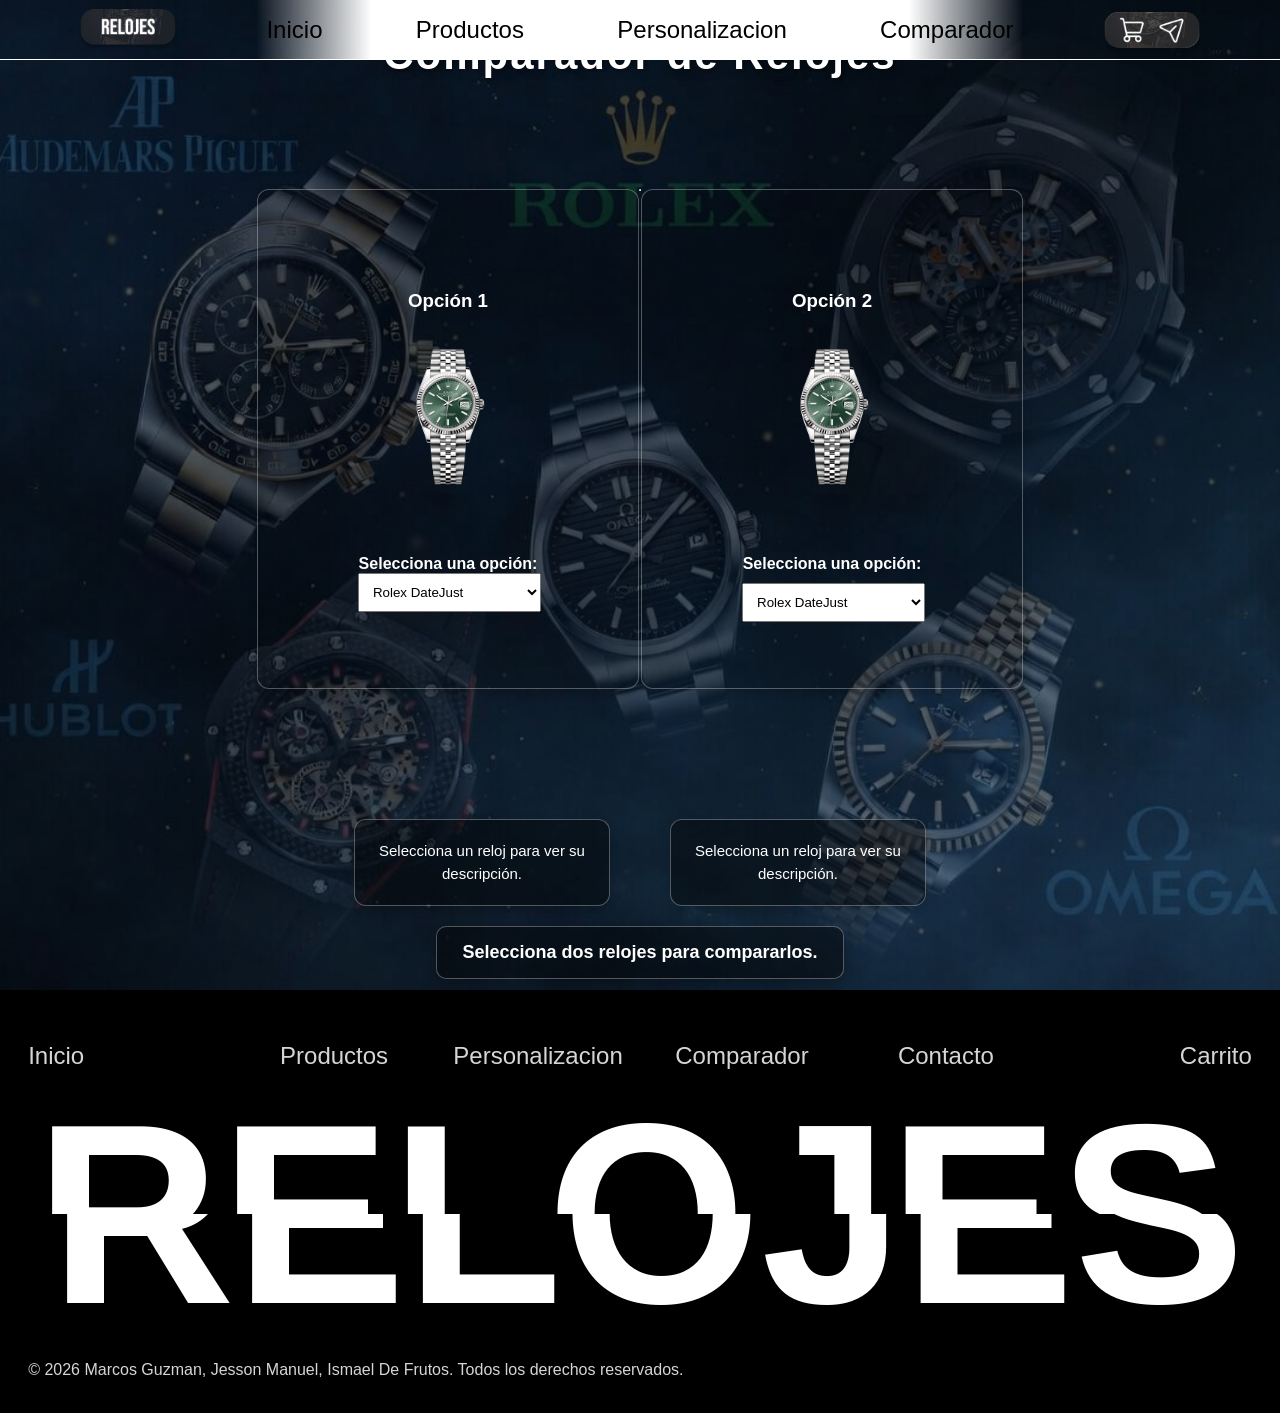
<file: Proyecto Pagina Web/html/comparador.html>
<!DOCTYPE html>
<html lang="es">
<head>
    <meta charset="UTF-8">
    <title>Comparador</title>
    <link rel="stylesheet" href="../css/comparador_style.css">
    <link rel="stylesheet" href="../css/header_style.css">
    <link rel="stylesheet" href="../css/footer_style.css">
    <script src="../js/comparador.js" defer></script>
</head>
<body>
    <header>
        <div class="menuLogo">
            <div class="cajitaLogo"></div>
        </div>
        <div class="menuNavegacion">
            <div class="degradadoIzquierda"></div>
            <div class="contenedorNavMenu">
                <nav class="navMenu">
                    <ul>
                        <li><a href="../index.html">Inicio</a></li>
                        <li><a href="./productos.html">Productos</a></li>
                        <li><a href="./personalizacion.html">Personalizacion</a></li>
                        <li><a href="./comparador.html">Comparador</a></li>
                    </ul>
                </nav>
            </div>
            <div class="degradadoDerecha"></div>
        </div>
        <div class="menuBotones">
            <div class="cajitaBotones">
                <a href="./carrito.html" class="botonMenu">
                    <img src="../multimedia/IconoCarrito.png" alt="Icono de carrito">
                </a>
                <a href="./formulario.html" class="botonMenu">
                    <img src="../multimedia/IconoContacto.png" alt="Icono de contacto">
                </a>
            </div>
        </div>
    </header>

    <main>
        <h1 class="titulo" >Comparador de Relojes</h1>

        <!-- Contenedor principal -->
        <div class="contenedorPrincipal">
        
        <!-- Div izquierdo -->
        <div class="contenedorIzquierdo">
            <h3>Opción 1</h3>
            <img id="imgIzquierdo" src="../../Recursos Proyecto/Imagenes/RolexDateJust.png" alt="Imagen izquierda">
            <br><br>
            <label for="selector-izquierdo">Selecciona una opción:</label>
            <select id="selector-izquierdo" name="selector-izquierdo">
                <option value="opcion1">Rolex DateJust</option>
                <option value="opcion2">Audemars Piguet Royal</option>
                <option value="opcion3">Omega SeaMaster</option>
                <option value="opcion4">Patek Philippe Nautilus</option>
                <option value="opcion5">Tag Heuer</option>
                <option value="opcion6">Jaguar Saphire</option>
                <option value="opcion7">Rolex Submariner</option>
                <option value="opcion8">IWC Pilot</option>
                <option value="opcion9">Zenith Elite</option>
                <option value="opcion10">Hublot Classic</option>
                <option value="opcion11">Breitling Navitimer</option>
                <option value="opcion12">Cartier Santos</option>
            </select>
        </div>

        <hr>

        <!-- Div derecho -->
        <div class="contenedorDerecho">
            <h3>Opción 2</h3>
            <img id="imgDerecho" src="../../Recursos Proyecto/Imagenes/RolexDateJust.png" alt="Imagen derecha">
            <br><br>
            <label for="selector-derecho">Selecciona una opción:</label>
            <select id="selector-derecho" name="selector-derecho">
                <option value="opcion1">Rolex DateJust</option>
                <option value="opcion2">Audemars Piguet Royal</option>
                <option value="opcion3">Omega SeaMaster</option>
                <option value="opcion4">Patek Philippe Nautilus</option>
                <option value="opcion5">Tag Heuer</option>
                <option value="opcion6">Jaguar Saphire</option>
                <option value="opcion7">Rolex Submariner</option>
                <option value="opcion8">IWC Pilot</option>
                <option value="opcion9">Zenith Elite</option>
                <option value="opcion10">Hublot Classic</option>
                <option value="opcion11">Breitling Navitimer</option>
                <option value="opcion12">Cartier Santos</option>
            </select>
        </div>

        </div>

        <!-- Descripciones de los relojes -->
        <div class="contenedorDescripciones">
            <div class="descripcion">
                <p id="descripcion-izquierda">
                    Selecciona un reloj para ver su descripción.
                </p>
            </div>

            <div class="descripcion">
                <p id="descripcion-derecha">
                    Selecciona un reloj para ver su descripción.
                </p>
            </div>
        </div>

        <div class="resultado" id="resultado">
            Selecciona dos relojes para compararlos.
        </div>
    </main>

    <footer>
        <div class="contenedorFooterArriba">
            <ul>
                <li><a href="../index.html">Inicio</a></li>
                <li><a href="./productos.html">Productos</a></li>
                <li><a href="./personalizacion.html">Personalizacion</a></li>
                <li><a href="./comparador.html">Comparador</a></li>
                <li><a href="./formulario.html">Contacto</a></li>
                <li><a href="./carrito.html">Carrito</a></li>
            </ul>
        </div>
        <div class="contenedorFooterMedio contenedorFooterMedioArriba">
            <p class="pTituloFooter pTituloFooterArriba">RELOJES</p>
        </div>
        <div class="contenedorFooterMedio contenedorFooterMedioAbajo">
            <p class="pTituloFooter pTituloFooterAbajo">RELOJES</p>
        </div>
        <div class="contenedorFooterAbajo">
            <p>© 2026 Marcos Guzman, Jesson Manuel, Ismael De Frutos. Todos los derechos reservados.</p>
        </div>
    </footer>
</body>
</html>
</file>
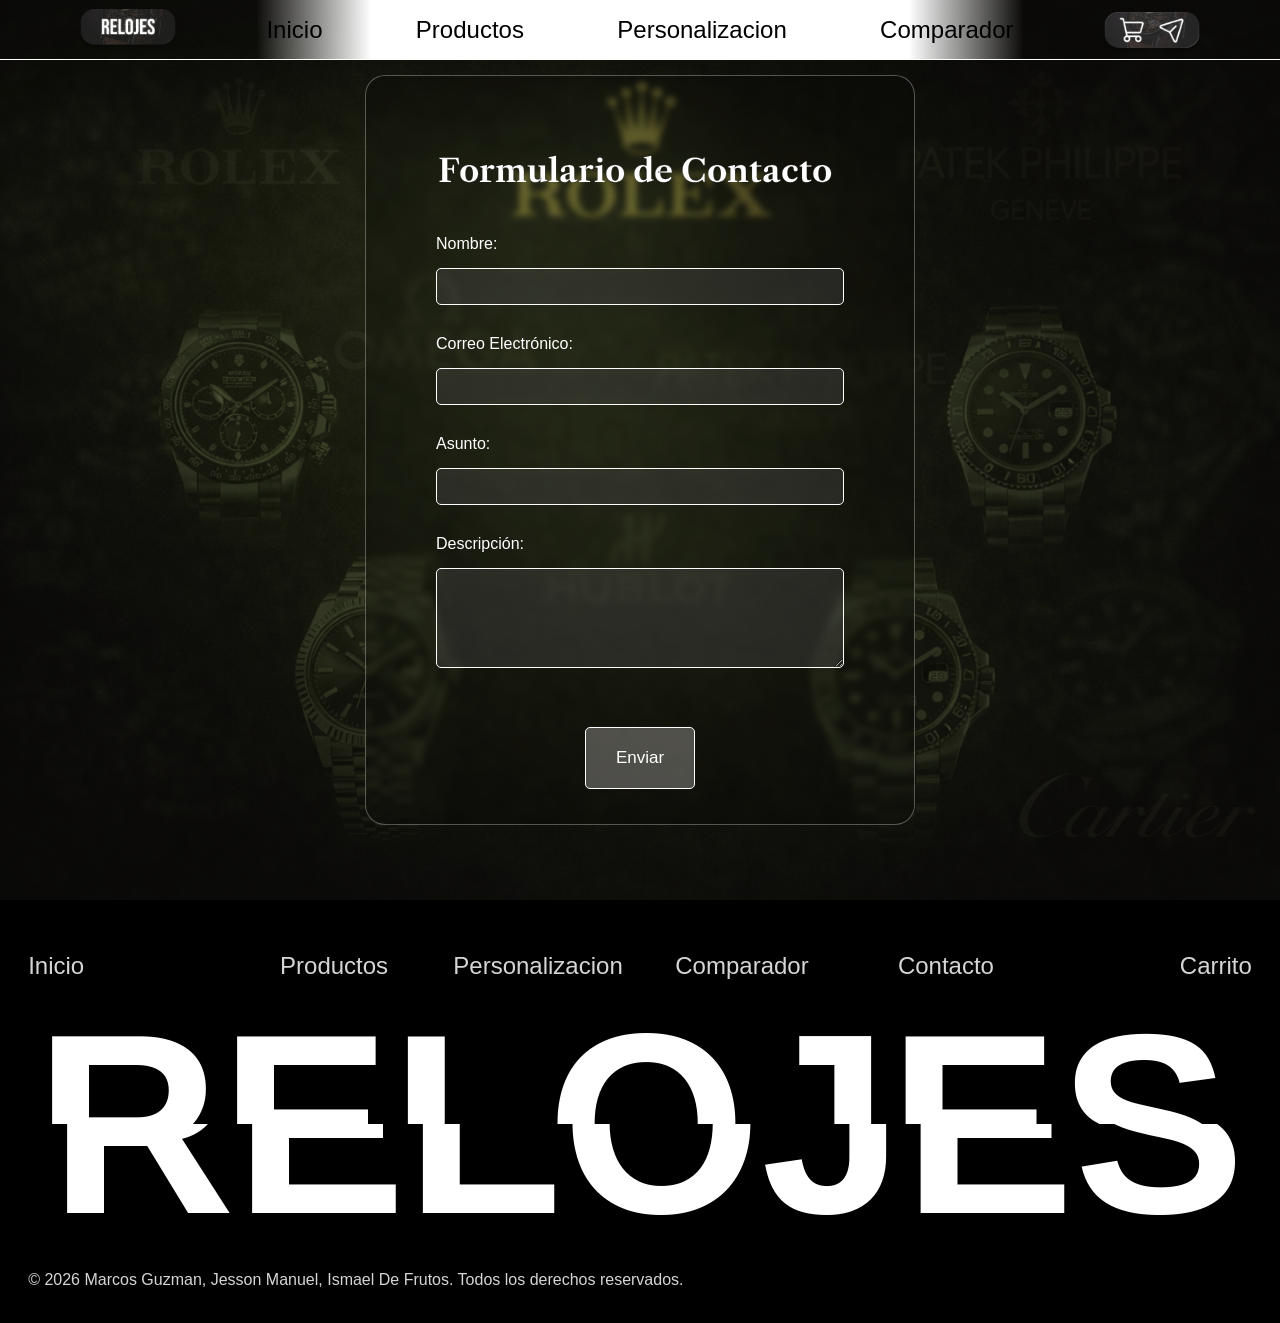
<file: Proyecto Pagina Web/html/formulario.html>
<!DOCTYPE html>
<html lang="en">
<head>
    <meta charset="UTF-8">
    <meta name="viewport" content="width=device-width, initial-scale=1.0">
    <title>Formulario</title>
    <link rel="stylesheet" href="../css/formulario_style.css">
    <link rel="stylesheet" href="../css/header_style.css">
    <link rel="stylesheet" href="../css/footer_style.css">
</head>
<body>
    <header>
        <div class="menuLogo">
            <div class="cajitaLogo"></div>
        </div>
        <div class="menuNavegacion">
            <div class="degradadoIzquierda"></div>
            <div class="contenedorNavMenu">
                <nav class="navMenu">
                    <ul>
                        <li><a href="../index.html">Inicio</a></li>
                        <li><a href="./productos.html">Productos</a></li>
                        <li><a href="./personalizacion.html">Personalizacion</a></li>
                        <li><a href="./comparador.html">Comparador</a></li>
                    </ul>
                </nav>
            </div>
            <div class="degradadoDerecha"></div>
        </div>
        <div class="menuBotones">
            <div class="cajitaBotones">
                <a href="./carrito.html" class="botonMenu">
                    <img src="../multimedia/IconoCarrito.png" alt="Icono de carrito">
                </a>
                <a href="./formulario.html" class="botonMenu">
                    <img src="../multimedia/IconoContacto.png" alt="Icono de contacto">
                </a>
            </div>
        </div>
    </header>
    <main>
        <form action="#" method="post">

        <h1>Formulario de Contacto</h1>

        <label for="nombre">Nombre:</label><br>
        <input type="text" id="nombre" name="nombre" required><br><br>

        <label for="correo">Correo Electrónico:</label><br>
        <input type="email" id="correo" name="correo" required><br><br>

        <label for="asunto">Asunto:</label><br>
        <input type="text" id="asunto" name="asunto" required><br><br>

        <label for="descripcion">Descripción:</label><br>
        <textarea class="descripcion" name="descripcion"  required></textarea><br><br>

        <button class="enviar"  type="submit">Enviar</button>

    </form>
    </main>
    <footer>
        <div class="contenedorFooterArriba">
            <ul>
                <li><a href="../index.html">Inicio</a></li>
                <li><a href="./productos.html">Productos</a></li>
                <li><a href="./personalizacion.html">Personalizacion</a></li>
                <li><a href="./comparador.html">Comparador</a></li>
                <li><a href="./formulario.html">Contacto</a></li>
                <li><a href="./carrito.html">Carrito</a></li>
            </ul>
        </div>
        <div class="contenedorFooterMedio contenedorFooterMedioArriba">
            <p class="pTituloFooter pTituloFooterArriba">RELOJES</p>
        </div>
        <div class="contenedorFooterMedio contenedorFooterMedioAbajo">
            <p class="pTituloFooter pTituloFooterAbajo">RELOJES</p>
        </div>
        <div class="contenedorFooterAbajo">
            <p>© 2026 Marcos Guzman, Jesson Manuel, Ismael De Frutos. Todos los derechos reservados.</p>
        </div>
    </footer>
</body>
</html>
</file>
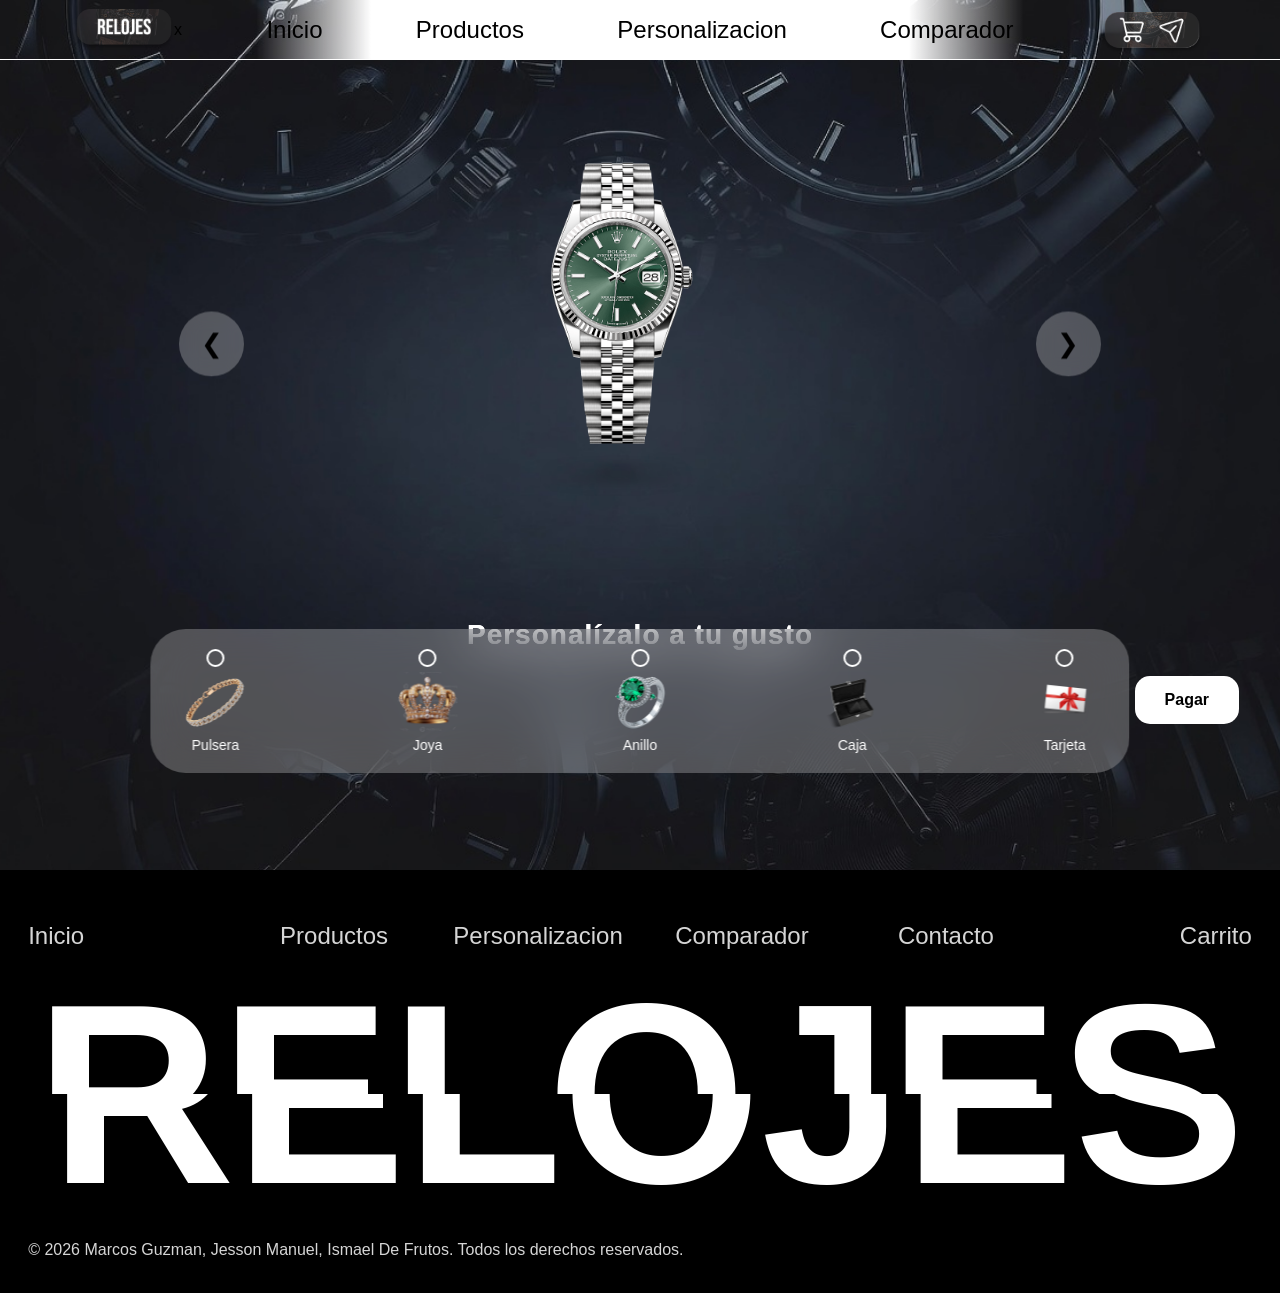
<file: Proyecto Pagina Web/html/personalizacion.html>
<!DOCTYPE html>
<html lang="es">
<head>
    <meta charset="UTF-8">
    <title>Personalizar Reloj</title>

    <link rel="stylesheet" href="../css/personalizacion_style.css">
    <link rel="stylesheet" href="../css/header_style.css">
    <link rel="stylesheet" href="../css/footer_style.css">
    <script src="../js/personalizacion.js"></script>
</head>
<body>
<header>
    <!-- LOGO -->
    <div class="menuLogo">
        <div class="cajitaLogo"></div>x
    </div>

    <!-- NAVEGACIÓN -->
    <div class="menuNavegacion">
        <div class="degradadoIzquierda"></div>

        <div class="contenedorNavMenu">
            <nav class="navMenu">
                <ul>
                        <li><a href="../index.html">Inicio</a></li>
                        <li><a href="./productos.html">Productos</a></li>
                        <li><a href="./personalizacion.html">Personalizacion</a></li>
                        <li><a href="./comparador.html">Comparador</a></li>
                </ul>
            </nav>
        </div>

        <div class="degradadoDerecha"></div>
    </div>

    <!-- BOTONES -->
    <div class="menuBotones">
        <div class="cajitaBotones">

            <!-- Carrito -->
            <a href="./carrito.html" class="botonMenu">
                <img src="../multimedia/IconoCarrito.png" alt="Carrito">
            </a>

            <!-- Contacto -->
            <a href="./formulario.html" class="botonMenu">
                <img src="../multimedia/IconoContacto.png" alt="Contacto">
            </a>
    </div>
</div>
</header>
<div class="contenedor">

    <div class="seccion-reloj">
        <button class="flecha flecha-izquierda">&#10094;</button>

        <div class="reloj">
            <img src="../multimedia/RolexDateJust.png" id="imagen-reloj">
        </div>

        <button class="flecha flecha-derecha">&#10095;</button>
    </div>

    <!-- TEXTO NUEVO ENCIMA DE LOS ACCESORIOS -->
    <h2 class="texto-personaliza">Personalízalo a tu gusto</h2>

    <!-- CONTENEDOR DE ACCESORIOS -->
    <div class="contenedor-accesorios">

        <div class="accesorio">
            <input type="checkbox" id="pulsera">
            <label for="pulsera">
                <span class="tick"></span>
                <img src="../multimedia/pulsera.png">
                <p>Pulsera</p>
            </label>
        </div>

        <div class="accesorio">
            <input type="checkbox" id="joya">
            <label for="joya">
                <span class="tick"></span>
                <img src="../multimedia/joya.png">
                <p>Joya</p>
            </label>
        </div>

        <div class="accesorio">
            <input type="checkbox" id="anillo">
            <label for="anillo">
                <span class="tick"></span>
                <img src="../multimedia/anillo.png">
                <p>Anillo</p>
            </label>
        </div>

        <div class="accesorio">
            <input type="checkbox" id="caja">
            <label for="caja">
                <span class="tick"></span>
                <img src="../multimedia/caja.png">
                <p>Caja</p>
            </label>
        </div>

        <div class="accesorio">
            <input type="checkbox" id="tarjeta-regalo">
            <label for="tarjeta-regalo">
                <span class="tick"></span>
                <img src="../multimedia/regalo.png">
                <p>Tarjeta</p>
            </label>
        </div>

    </div>

    <div class="texto-personaliza">Personalízalo a tu gusto</div>
    <div class="contenedor-carrito">
        <a href="../html/carrito.html" class="boton-pagar">Pagar</a>
    </div>

</div>
<footer>
    <div class="contenedorFooterArriba">
        <ul>
            <li><a href="../index.html">Inicio</a></li>
            <li><a href="./productos.html">Productos</a></li>
            <li><a href="./personalizacion.html">Personalizacion</a></li>
            <li><a href="./comparador.html">Comparador</a></li>
            <li><a href="./formulario.html">Contacto</a></li>
            <li><a href="./carrito.html">Carrito</a></li>
        </ul>
    </div>

    <div class="contenedorFooterMedio contenedorFooterMedioArriba">
        <p class="pTituloFooter pTituloFooterArriba">RELOJES</p>
    </div>

    <div class="contenedorFooterMedio contenedorFooterMedioAbajo">
        <p class="pTituloFooter pTituloFooterAbajo">RELOJES</p>
    </div>

    <div class="contenedorFooterAbajo">
        <p>© 2026 Marcos Guzman, Jesson Manuel, Ismael De Frutos. Todos los derechos reservados.</p>
    </div>
</footer>

</body>
</html>
</file>
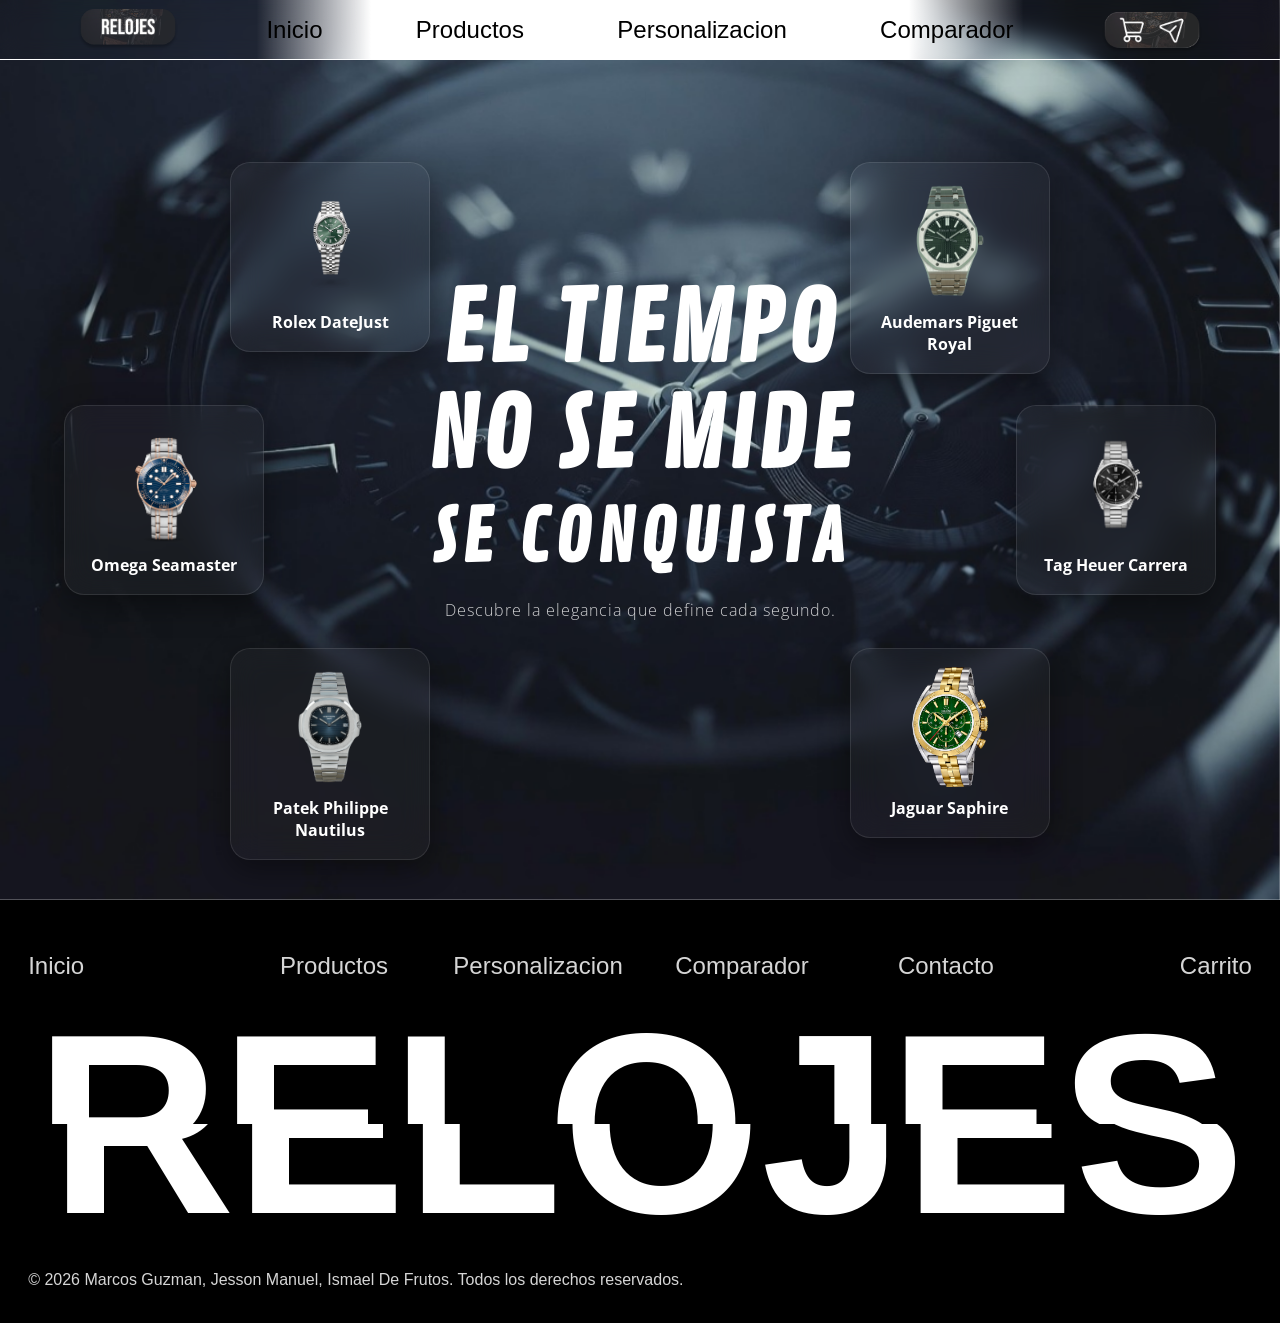
<file: Proyecto Pagina Web/html/productos.html>
<!DOCTYPE html>
<html lang="es">
<head>
    <meta charset="UTF-8">
    <meta name="viewport" content="width=device-width, initial-scale=1.0">
    <title>Productos</title>

    <link rel="stylesheet" href="../css/productos_style.css">
    <link rel="stylesheet" href="../css/header_style.css">
    <link rel="stylesheet" href="../css/footer_style.css">
    <script src="../js/productos_script.js" defer></script>
</head>

<body>

<header>
    <!-- LOGO -->
    <div class="menuLogo">
        <div class="cajitaLogo"></div>
    </div>

    <!-- NAVEGACIÓN -->
    <div class="menuNavegacion">
        <div class="degradadoIzquierda"></div>

        <div class="contenedorNavMenu">
            <nav class="navMenu">
                <ul>
                    <li><a href="../index.html">Inicio</a></li>
                    <li><a href="./productos.html">Productos</a></li>
                    <li><a href="./personalizacion.html">Personalizacion</a></li>
                    <li><a href="./comparador.html">Comparador</a></li>
                </ul>
            </nav>
        </div>

        <div class="degradadoDerecha"></div>
    </div>

    <!-- BOTONES -->
    <div class="menuBotones">
        <div class="cajitaBotones">

            <!-- Carrito -->
            <a href="./carrito.html" class="botonMenu">
                <img src="../multimedia/IconoCarrito.png" alt="Carrito">
            </a>

            <!-- Contacto -->
            <a href="./formulario.html" class="botonMenu">
                <img src="../multimedia/IconoContacto.png" alt="Contacto">
            </a>
    </div>
</header>


<main class="pagina">


    <section class="relojes">

        <!-- FONDO -->
        <div class="fondo">
            <img src="../multimedia/fondo_productos.jpg" alt="">
        </div>

        <!-- TEXTO CENTRAL -->
        <div class="texto-centro">
            <h1>
                EL TIEMPO<br>
                NO SE MIDE<br>
                <span>SE CONQUISTA</span>
            </h1>
            <p>Descubre la elegancia que define cada segundo.</p>
        </div>

        <!-- CARTAS (RELOJES) -->
        <a href="#" class="carta IzqArriba" data-indice="0">
            <img src="../multimedia/RolexDateJust.png">
            <div class="info-extra"></div>
            <span></span>
        </a>

        <a href="#" class="carta IzqMedio" data-indice="1">
            <img src="../multimedia/OmegaSeamaster.png">
            <div class="info-extra"></div>
            <span></span>
        </a>

        <a href="#" class="carta IzqBajo" data-indice="2">
            <img src="../multimedia/PetekPhilippeNautilus.png">
            <div class="info-extra"></div>
            <span></span>
        </a>

        <a href="#" class="carta DerArriba" data-indice="3">
            <img src="../multimedia/AudemarsPiguet.png">
            <div class="info-extra"></div>
            <span></span>
        </a>

        <a href="#" class="carta DerMedio" data-indice="4">
            <img src="../multimedia/TagHeuer.jpg">
            <div class="info-extra"></div>
            <span></span>
        </a>

        <a href="#" class="carta DerBajo" data-indice="5">
            <img src="../multimedia/JaguarSaphire.png">
            <div class="info-extra"></div>
            <span></span>
        </a>

    </section>

    <section class="scroll-trigger"></section>

</main>

<footer>
    <div class="contenedorFooterArriba">
        <ul>
            <li><a href="../index.html">Inicio</a></li>
            <li><a href="./productos.html">Productos</a></li>
            <li><a href="./personalizacion.html">Personalizacion</a></li>
            <li><a href="./comparador.html">Comparador</a></li>
            <li><a href="./formulario.html">Contacto</a></li>
            <li><a href="./carrito.html">Carrito</a></li>
        </ul>
    </div>

    <div class="contenedorFooterMedio contenedorFooterMedioArriba">
        <p class="pTituloFooter pTituloFooterArriba">RELOJES</p>
    </div>

    <div class="contenedorFooterMedio contenedorFooterMedioAbajo">
        <p class="pTituloFooter pTituloFooterAbajo">RELOJES</p>
    </div>

    <div class="contenedorFooterAbajo">
        <p>© 2026 Marcos Guzman, Jesson Manuel, Ismael De Frutos. Todos los derechos reservados.</p>
    </div>
</footer>

</body>
</html>
</file>
<file: css/general_style.css>
/* ================= VARIABLES ================= */
:root {
    --color-dorado: #cfa667;
    --color-negro: #111;
    --color-blanco: #ffffff;
    --color-gris: #333;
    --color-fondo: #f5f5dc;
    --transicion: 0.3s;
}

/* ================= RESET ================= */
* {
    margin: 0;
    padding: 0;
    box-sizing: border-box;
}

body {
    font-family: Arial, sans-serif;
    background-color: var(--color-fondo);
    color: var(--color-negro);
}

/* ================= HEADER ================= */
:root {
  --primario: #cfa667;          /* Dorado cálido */
  --primario-oscuro: #a8873d;
  --secundario: #8bd3f4;        /* Azul claro fluorescente */
  --fondo-navbar: rgba(255, 255, 255, 0.85);
  --efecto-cristal: blur(12px);
  --transicion-normal: all 0.3s ease;
  --borde-resplandor: rgba(207, 166, 103, 0.3);
  --sombra-resplandor: 0 0 15px rgba(207, 166, 103, 0.5);
  --sombra-fluor: 0 0 12px var(--secundario);
  --texto-principal: #111111;
  --texto-secundario: #555555;
}

#cabecera {
  position: fixed;
  top: 0; left: 0; right: 0;
  background-color: rgba(255, 255, 255, 0.3); /* Transparente pero con algo de color */
  backdrop-filter: blur(12px);               /* Efecto cristal */
  -webkit-backdrop-filter: blur(12px);       /* Para Safari */
  border-bottom: 1px solid rgba(207, 166, 103, 0.15); /* Borde muy suave */
  height: 70px;
  display: flex;
  align-items: center;
  justify-content: center;
  z-index: 1000;
  transition: all 0.3s ease;
  padding: 0 2rem;
}

#cabecera.scrolled {
  background-color: rgba(255, 255, 255, 0.5); /* Algo más opaco al hacer scroll */
  box-shadow: 0 4px 20px rgba(0,0,0,0.1);
  height: 60px;
  padding: 0 1.5rem;
}

/* Contenedor interno para distribuir las 3 zonas */
.contenedor-cabecera {
  width: 100%;
  max-width: 1200px;
  display: flex;
  align-items: center;
  justify-content: space-between; /* Separar logo, nav y carrito */
}

/* Logo a la izquierda */
.logo-marca {
  font-weight: 700;
  font-size: 1.5rem;
  color: var(--texto-principal);
  user-select: none;
  cursor: default;
  flex: 1; /* ocupa espacio para empujar al centro */
  text-align: left;
  text-shadow:
    0 0 5px var(--primario),
    0 0 10px var(--primario);
}

/* Navegación centrada */
.menu-navegacion {
  flex: 2; /* más ancho para centrar */
}

.lista-menu {
  list-style: none;
  display: flex;
  justify-content: center; /* menú centrado */
  gap: 2rem;
}

.lista-menu a {
  position: relative;
  font-weight: 600;
  color: var(--texto-principal);
  text-decoration: none;
  padding: 0.5rem 0;
  transition: color 0.3s ease;
  cursor: pointer;
  text-shadow:
    0 0 4px var(--secundario),
    0 0 8px var(--secundario);
}

/* Subrayado animado con glow */
.lista-menu a::after {
  content: "";
  position: absolute;
  bottom: -4px;
  left: 50%;
  width: 0;
  height: 2px;
  background: var(--secundario);
  box-shadow: 0 0 8px var(--secundario);
  transition: width 0.3s ease, left 0.3s ease;
  transform: translateX(-50%);
  border-radius: 1px;
}

.lista-menu a:hover::after,
.lista-menu a:focus::after {
  width: 80%;
  left: 50%;
}

/* Hover y foco con glow */
.lista-menu a:hover,
.lista-menu a:focus {
  color: var(--secundario);
  text-shadow:
    0 0 6px var(--secundario),
    0 0 14px var(--secundario),
    0 0 20px var(--secundario);
  outline: none;
}

/* Zona derecha (carrito o iconos) */
.zona-carrito {
  flex: 1;
  text-align: right;
  color: var(--texto-principal);
  font-size: 1.5rem;
  cursor: pointer;
  user-select: none;
  text-shadow:
    0 0 5px var(--primario),
    0 0 10px var(--primario);
  transition: color 0.3s ease;
}

.zona-carrito:hover {
  color: var(--secundario);
  text-shadow:
    0 0 8px var(--secundario),
    0 0 14px var(--secundario),
    0 0 20px var(--secundario);
}

/* Efecto al hacer scroll */
#cabecera.scrolled {
  background-color: rgba(255, 255, 255, 0.95);
  box-shadow: 0 4px 20px rgba(0,0,0,0.1);
  height: 60px;
  padding: 0 1.5rem;
}

/* Responsive */
@media (max-width: 768px) {
  .lista-menu {
    gap: 1rem;
    font-size: 0.9rem;
  }
  .zona-carrito {
    font-size: 1.2rem;
  }
}



/* ================= HERO ================= */
#seccion-hero {
    height: 100vh;
    background: url("../multimedia/reloj2.jpg") center/cover no-repeat;
    position: relative;
    display: flex;
    justify-content: center;
    align-items: center;
    text-align: center;
    color: var(--color-blanco);
}

.hero-overlay {
    position: absolute;
    inset: 0;
    background: rgba(0, 0, 0, 0.45);
}

.hero-contenido {
    position: relative;
    max-width: 700px;
}

.hero-contenido h1 {
    font-size: 3rem;
    margin-bottom: 1rem;
}

.hero-contenido p {
    font-size: 1.2rem;
    margin-bottom: 2rem;
}

.boton-principal {
    text-decoration: none;
    background: var(--color-dorado);
    color: var(--color-negro);
    padding: 1rem 2rem;
    border-radius: 5px;
    transition: transform var(--transicion);
}

.boton-principal:hover {
    transform: translateY(-4px);
}

/* ================= SERVICIOS ================= */
#seccion-servicios {
    padding: 5rem 2rem;
    text-align: center;
}

.contenedor-tarjetas {
    display: flex;
    justify-content: center;
    gap: 2rem;
    margin-top: 3rem;
    flex-wrap: wrap;
}

.tarjeta-servicio {
    background: var(--color-blanco);
    width: 280px;
    padding: 2rem;
    border-radius: 10px;
    transition: transform var(--transicion), box-shadow var(--transicion);
}

.tarjeta-servicio:hover {
    transform: translateY(-6px);
    box-shadow: 0 10px 20px rgba(0,0,0,0.2);
}

/* ================= FOOTER ================= */
#pie-pagina {
    background: var(--color-negro);
    color: var(--color-blanco);
    text-align: center;
    padding: 2rem;
}

.redes-sociales a {
    color: var(--color-blanco);
    margin: 0 1rem;
    font-size: 1.5rem;
    transition: transform var(--transicion), color var(--transicion);
}

.redes-sociales a:hover {
    color: var(--color-dorado);
    transform: scale(1.2);
}
</file>
<file: Proyecto Pagina Web/css/index_style.css>
@import url('https://api.fontshare.com/v2/css?f[]=clash-display@200,300,400,500,600,700,1&display=swap');
@import url('https://fonts.googleapis.com/css2?family=Outfit:wght@100..900&display=swap');


* {
  margin: 0;
  padding: 0;
  box-sizing: border-box;
}

body {
    background-color: #0D0C08;
}

#seccionPrincipal { 
    width: 100%;
    height: 100vh;
    position: sticky; /* Hace que la seccion se pegue a la pantalla mientras se hace scroll hasta que acaba el div que la contiene (contenedorSticky). */
    top: 0;
    z-index: 1;
}

#seccionPrincipal .imagenFondo { 
    position: absolute;
    inset: 0;
    width: 100%;
    height: 100%;
    object-fit: cover; /* Esto ahce que la imagen cubra todo el contenedor, como background-size: cover */
    /* object-position: center; /* Hace que la imagen se centre en el contenedor */
    object-position: bottom;
}

#contenedorSticky {
    height: 170vh;
    position: relative;
    background-color: black;
    z-index: 1;
}

.cartaReloj {
    position: absolute;
    width: 260px;
    height: 380px;
    background: transparent;
    border-radius: 15px;
    display: flex;
    align-items: top;
    flex-direction: column;
    rotate: -4deg;
}

.cartaParteSuperior {
    width: 100%;
    height: 65%;
    background-color: red;
    border-top-left-radius: 15px;
    border-top-right-radius: 15px;
    /* Efecto de glassmorphism que he sacado de css.glass */
    background: rgba(0, 0, 0, 0.12);
    box-shadow: 0 4px 30px rgba(0, 0, 0, 0.1);
    backdrop-filter: blur(3.7px);
    -webkit-backdrop-filter: blur(3.7px);
    /* Efecto de glassmorphism que he sacado de css.glass */
    border-top: 1px solid rgba(255, 255, 255, 0.377);
    background-image: url(../multimedia/RelojCorreaCueroFondo.png);
    background-size:contain;
    background-repeat: no-repeat;
    background-position: 10px 20px;
}

.cartaParteInferior {
    width: 100%;
    height: 35%;
    background-color: black;
    border-bottom-left-radius: 15px;
    border-bottom-right-radius: 15px;
    padding-left: 13px;
    padding-top:   10px;
    padding-right: 12px;
    background-image: url(../multimedia/RelojCorreaCueroFondoAbajo.png);
    background-size: 100%;
    background-repeat: no-repeat;
    background-position: 10px -40px;
    display: flex;
    flex-direction: column;
}

.cartaParteSuperiorContenedorTexto {
    width: 100%;
    height: 30%;
    display: flex;
    align-items: start;
    justify-content: left;
    padding-top: 12px;
    padding-left: 12px;
}

.cartaContenedorRebaja {
    width: fit-content;
    height: fit-content;
    background-color: #7008E7;
    border-radius: 4px;
    padding-top: 3px;
    padding-bottom: 3px;
    padding-right: 10px;
    padding-left: 10px;
    border-right: white solid 1px;
}

.cartaContenedorRebaja p {
    font-family: 'Inter', sans-serif;
    font-weight: 500;
    font-size: 0.7rem;
    color: white;
}

.cartaContenedorBotonCorazon {
    width: fit-content;
    height: fit-content;
    margin-left: auto;
    margin-right: 13px;
    padding-right: 6px;
    padding-left: 6px;
    padding-top: 15px;
    padding-bottom: 10px;
    /* Efecto de glassmorphism que he sacado de css.glass */
    background: rgba(0, 0, 0, 0.12);
    box-shadow: 0 4px 30px rgba(0, 0, 0, 0.1);
    backdrop-filter: blur(3.7px);
    -webkit-backdrop-filter: blur(3.7px);
    /* Efecto de glassmorphism que he sacado de css.glass */
    border-top: 1px solid rgba(255, 255, 255, 0.377);
    border-bottom: 1px solid rgba(255, 255, 255, 0.377);
    border-radius: 50px;
}

.cartaContenedorBotonCorazon button {
    background-color: transparent;
    border: none;
    cursor: pointer;
}

.cartaParteSuperiorContenedorImagen img {
    height: 95%;
    width: 95%;
    object-fit: contain;
    object-position: center;
    margin-top: -52px;
}

.contenedorTituloSeccionPrincipal {
    position: absolute;
    width: 500px;
    height: 100px;
    top: 38%;
    left: 50%;
    transform: translate(-50%, -50%); /* Con esto lo que hago es mover el elemento hacia arriba y hacia la izquierda la mitad de su propio tamaño, para que quede en la mitad segun su centro no segun el inicio del contenedor, osea que quede centrado. */
    display: flex;
    flex-direction: column;
    align-items: center;
    justify-content: center;
}

.cartaContenedorNombre {
    width: 100%;
    height: 60%;
    background-color: transparent;
    font-family: 'Inter', sans-serif;
}

.cartaMiniTituloRolex {
    font-weight: 600;
    font-size: 0.65rem;
    color: #8E51FF;
}

.cartaNombreReloj {
    font-weight: 500;
    font-size: 1.2rem;
    color: white;
    margin-top: 2px;
}

.cartaContenedorValoreaciones {
    display: flex;
    align-items: center;
    margin-top: 3px;
}

.cartaContenedorValoreaciones p {
    font-weight: 500;
    font-size: 0.7rem;
    color: rgba(255, 255, 255, 0.637);
    margin-left: 5px;
}

.cartaContenedorPrecio {
    margin-top: auto;
    margin-bottom: 10px;
    display: flex;
    align-items: center;
}

.cartaContenedorPrecio p {
    font-family: 'Inter', sans-serif;
    font-weight: 500;
    font-size: 1.2rem;
    color: white;
}

.cartaContenedorPrecio button {
    margin-left: auto;
    background-color: transparent;
    border: none;
    cursor: pointer;
    margin-right: 3px;
}

.cartaContenedorPrecio button img {
    height: 28px;
    width: 28px;
}

.tituloSeccionPrincipal {
    font-family: 'Figtree', sans-serif;
    font-weight: 600;
    font-size: 4rem;
    letter-spacing: 2rem;
    color: white;
}

.subTituloSeccionPrincipal {
    font-family: 'Clash Display', sans-serif;
    font-weight: 200;
    font-size: 1.5rem;
    text-align: center;
    color: white;
    margin-top: 10px;
}

.botonSeccionPrincipal {
    font-family: 'Clash Display', sans-serif;
    font-weight: 100;
    font-size: 3rem;
    letter-spacing: 1.5px;
    width: 250px;
    border-radius: 100px;
    margin-top: 20px;
    padding-bottom: 10px;
    padding-top: 10px;
    background-color: transparent;
    border: solid 1px white;
    color: white;
    cursor: pointer;

}

.botonSeccionPrincipal a {
    text-decoration: none;
    color: white;
}

#bentoGrid {
    width: 100%;
    height: 85vh;
    position: relative;
    background: linear-gradient(180deg,rgba(255, 255, 255, 0) 0%, rgba(0, 0, 0, 0.5) 5%, rgba(0, 0, 0, 0.5) 95%, rgba(255, 255, 255, 0) 100%);
    padding-left: 100px;
    padding-right: 100px;
    padding-top: 70px;
    margin-top: -70vh;
    z-index: 2;
}

.contenedorBento {
    background-color: transparent;
    width: 100%;
    height: 75vh;
    display: grid;
    grid-template-columns: 1fr 1fr 1fr 1fr;
    grid-template-rows: 1fr 1fr;
    grid-template-areas: 
    "cartaBento1 cartaBento2 cartaBento2 cartaBento3"
    "cartaBento1 cartaBento5 cartaBento6 cartaBento6";
    grid-gap: 10px;
    z-index: 2;
}

.cartaBento {
    border-radius: 30px;
    background-color: wheat;
    height: 100%;
    width: 100%;
    background-repeat: no-repeat;
    background-size: cover;
    background-position: center;
}

.cartaBento1 {
    grid-area: cartaBento1;
    background-image: url(../multimedia/RelojFondoMar.png);
}

.cartaBento2 {
    grid-area: cartaBento2;
    background-image: url(../multimedia/RelojesExpositorioTriple.png);
}

.cartaBento3 {
    grid-area: cartaBento3;
    background-image: url(../multimedia/Reloj\ de\ lujo\ en\ caja\ de\ presentación.png);
}

.cartaBento4 {
    grid-area: cartaBento4;
}

.cartaBento5 {
    grid-area: cartaBento5;
    background-image: url(../multimedia/RelojEnvueltoEnTela.png);
}

.cartaBento6 {
    grid-area: cartaBento6;
    background-image: url(../multimedia/RelojFondoMontañas.png);
}

.contenedorExpositorReloj {
    width: 100%;
    height: 200vh;
    background-color: transparent;
}

.expositorReloj {
    width: 100%;
    height: 100vh;
    background-image: url(../multimedia/FondoSeccionExpositor.png);
    display: grid;
    grid-template-columns: 1fr 1fr 1fr;
    position: sticky;
    top: 0;
    overflow: hidden;
}

.expositorReloj2 {
    background-image: url(../multimedia/FondoRelojSiraise.png);
}

.expositorReloj3 {
    background-image: url(../multimedia/FondoRelojBugatti.png);
}

.secionExpIzquierda {
    height: 100%;
    background-color: transparent;
    padding-top: 15vh;
    padding-left: 50px;
}

.secionExpIzquierda-invertido {
    padding-left: 0px;
    padding-right: 50px;
}

.seccionExpCentro {
    height: 100%;
    background-color: transparent;
    display: flex;
    align-items: center;
    justify-content: center;
    padding-top: 60px;
    position: relative;
}
.seccionExpDerecha {
    height: 100%;
    background-color: transparent;
    padding-top: 15vh;
    padding-right: 50px;
    display: flex;
    justify-content: right;
    position: relative;
    flex-direction: column;
}

.seccionExpDerecha-invertida {
    padding-left: 50px;
    padding-right: 0px;
}

.pColorReloj {
    font-family: 'Clash Display', sans-serif;
    font-weight: 500;
    font-size: 1.5rem;
    color: rgba(255, 255, 255, 0.637);
    margin-bottom: -15px;
    margin-left: 10px;
}

.nombreReloj {
    font-family: 'Outfit', sans-serif;
    font-weight: 900;
    font-style: italic;
    font-size: 7rem;
    color: white;
    margin-left: -10px;
    position: absolute; /* Para que se superponga a la imagen del reloj si la pantalla se hace mas pequeña. */
}

.pReferenciaReloj {
    font-family: 'Clash Display', sans-serif;
    font-weight: 300;
    font-size: 1rem;
    color: rgba(255, 255, 255, 0.637);
    margin-top: 290px;
}

.contenedorCompraExpositor {
    margin-top: 8vh;
}

.pPrecioExpositor {
    font-family: 'Clash Display', sans-serif;
    font-weight: 300;
    font-size: 1.5rem;
    color: white;
}

.botonAniadirCarritoExpositor {
    font-family: 'Clash Display', sans-serif;
    font-size: 1rem;
    font-weight: 500;
    letter-spacing: 1.5px;
    height: 50px;
    width: 350px;
    margin-top: 5px;
    background-color: transparent;
    border: solid 1px white;
    color: white;
    cursor: pointer;
}

.botonAniadirCarritoExpositor:hover {
    background-color: white;
    color: black;
    transition: 0.3s;
}

.pConBorde {
    font-family: 'times new roman', serif;
    font-size: 15rem;
    font-weight: 900;
    color: transparent;
    -webkit-text-stroke: 1px rgba(255, 255, 255, 0.178); /* Grosor y color del borde del texto */
    /* margin-top: 0.5vh; */
}

.pConBorde-invertido {
    margin-left: -200px;
} 

.pBordeCentro {
    position: absolute;
    top: 25px;
    left: -10px;
    font-size: 12rem;
    z-index: -1;
}

.botonSiguienteReloj {
    position: absolute;
    bottom: 30px;
    font-family: 'Clash Display', sans-serif;
    font-size: 1rem;
    font-weight: 500;
    letter-spacing: 1.5px;
    height: 35px;
    padding-right: 15px;
    padding-left: 15px;
    width: fit-content;
    background-color: transparent;
    border: solid 1px rgba(255, 255, 255, 0.24);
    color: rgba(255, 255, 255, 0.822);
    cursor: pointer;
    display: flex;
    align-items: center;
    justify-content: center;
}

.botonSiguienteReloj-invertido {
    right: 50px;
}

.botonSiguienteReloj img {
    height: 20px;
    color: white;
    margin-right: 5px;
    margin-left: -5px;
}

.contenedorImagenExpositor {
    width: 100%;
    height: 100%;
    background-color: transparent;
    display: flex;
    align-items: center;
    justify-content: center;
}

#imagenRelojCaelum {
    height: 90%;
}

.contenedorLemaYImagen {
    height: 200px;
    width: 100%;
    display: flex;
    gap: 10px;
}

.contenedorLema {
    height: 100%;
    width: 70%;
}

.contenedorLema-invertido {
    width: 60%;
}

.pLema {
    font-family: 'Outfit', sans-serif;
    font-weight: 200;
    font-size: 1.8rem;
    font-style: italic;
    color: white;
    text-align: right;
}

.pLema-invertido {
    text-align: left;
}

.contenedorImagenLema {
    height: 100%;
    display: flex;
    align-items: right;
    justify-content: right;
}

.contenedorImagenLema img {
    height: 100%;
}

.pBordeDerecha {
    position: absolute;
    top: 30vh;
    left: 0px;
}

.pBordeDerecha-invertido {
    left: 50px;
    right: 0px;
    top: 33vh;
}

.contenedorTablaExpositor {
    width: 100%;
    height: 300px;
    margin-top: 26vh;
}

.contenedorTablaExpositor-invertido {
    margin-top: 23vh;
}

.contenedorTablaExpositor table {
    width: 100%;
    height: 100%;
    border-collapse: collapse;
}

.titulosTabla {
    font-family: 'Clash Display', sans-serif;
    font-weight: 500;
    font-size: 1.2rem;
    color: white;
    text-align: center;
    border-bottom: solid 1px rgba(255, 255, 255, 0.555);
    height: 50px;
}

.tablaEspecificaciones tbody td {
    font-family: 'Clash Display', sans-serif;
    font-weight: 300;
    font-size: 1rem;
    color: rgba(255, 255, 255, 0.637);
    text-align: center;
    border-bottom: solid 1px rgba(255, 255, 255, 0.555);
}

@media screen and (max-width: 1686px) {
  .seccionExpDerecha {
    display: none;
  }
  .expositorReloj {
    grid-template-columns: 1fr 2fr;
  }
}


@media screen and (min-width: 2068px) {
    .pTituloFooter {
        font-size: 16vw;
    }
}
</file>
<file: Proyecto Pagina Web/css/header_style.css>
header {
    height: 60px;
    width: 100%;
    background-color: rgba(255, 255, 255, 0);
    border-bottom: solid 1px white;
    position: absolute;
    z-index: 2;
    display: grid;
    grid-template-columns: 20% 60% 20%;
    position: fixed;
    z-index: 3;
}

.menuLogo {
    height: 100%;
    width: 100%;
    background-color: transparent;
    display: flex;
    align-items: center;
    justify-content: center;
}

.cajitaLogo {
    height: 90%;
    width: 100px;
    background-image: url("../multimedia/LogoProvisional.png");
    background-size: contain;
    background-repeat: no-repeat;
    background-position: center;
}

.cajitaBotones {
    height: 90%;
    width: 100px;
    background-image: url("../multimedia/FondoCajaBotones.png");
    background-size: contain;
    background-repeat: no-repeat;
    background-position: center;
    margin-bottom: -5px; /* Un pequeño ajuste de la posicion para que quede mas abajo. */
    display: flex;
    align-items: center;
    justify-content: center;
    gap: 10px;
}

.botonMenu {
    height: 30px;
    width: 30px;
    background-color: transparent;
    border: none;
    cursor: pointer;
    margin-bottom: 5px;
}

.botonMenu img {
    height: 100%;
    width: 100%;
}

.menuNavegacion {
    height: 100%;
    width: 100%;
    background-color: transparent;
    display: grid;
    grid-template-columns: 15% 70% 15%;
}

.menuBotones {
    height: 100%;
    width: 100%;
    background-color: transparent;
    display: flex;
    align-items: center;
    justify-content: center;
}

.degradadoIzquierda {
    background: linear-gradient(90deg,rgba(255, 255, 255, 0) 0%, rgba(255, 255, 255, 1) 100%); /* Color degradado o "gradiente" (usando cssgradient.io) */
}

.degradadoDerecha {
    background: linear-gradient(90deg,rgba(255, 255, 255, 1) 0%, rgba(255, 255, 255, 0) 100%);
}

.contenedorNavMenu {
    background-color: white;
    display: flex;
    justify-content: center;
    z-index: 1;
}

.navMenu {
    display: flex;
    align-items: center;
    justify-content: center;
}

.navMenu ul {
    display: flex;
    list-style: none;
    gap: 20%;
    align-items: center;
    justify-content: center;
    margin: 0;
    padding: 0;
}

.navMenu a {
    text-decoration: none;
    color: rgb(0, 0, 0);
    font-family: 'Clash Display', sans-serif;
    font-weight: 500;
    font-size: 24px;
}
</file>
<file: Proyecto Pagina Web/css/footer_style.css>
footer {
    width: 100%;
    background-color: black;
    display: flex;
    flex-direction: column;
}

.contenedorFooterArriba {
    width: 100%;
    height: 80px;
    background-color: transparent;
    display: flex;
    align-items: end;
    justify-content: left;
    flex-direction: row;
    margin-bottom: -30px;
    z-index: 2;
}

.contenedorFooterArriba ul {
    display: flex;
    align-items: center;
    justify-content: left;
    list-style: none;
    margin-left: 2.2%;
    margin-right: 2.2%;
    width: 100%;
    grid-template-columns: 1fr 1fr 1fr 1fr 1fr;
}

.contenedorFooterArriba ul li {
    width: 100%;
    display: flex;
    justify-content: center;
}

.contenedorFooterArriba ul li:first-child { /* Selecciono el primer li de la lista */
    justify-content: left;
}

.contenedorFooterArriba ul li:last-child { /* Selecciono el ultimo li de la lista */
    justify-content: right;
}

.contenedorFooterArriba ul a {
    text-decoration: none;
    font-family: 'Clash Display', sans-serif;
    font-weight: 400;
    font-size: 1.5rem;
    color: rgba(255, 255, 255, 0.836);
}

.contenedorFooterArriba ul a:hover {
    text-decoration: line-through;
}

.contenedorFooterMedio {
    width: 100%;
    height: 174px;
    background-color: transparent;
    display: flex;
    justify-content: center;
    overflow: hidden;
    z-index: 1;
}

.contenedorFooterAbajo {
    width: 100%;
    height: 25px;
    background-color: transparent;
    display: flex;
    align-items: top;
    z-index: 2;
}

.contenedorFooterMedioArriba {
    align-items: end;
}

.contenedorFooterMedioAbajo {
    align-items: top;
}

.pTituloFooter {
    font-family: 'Clash Display', sans-serif;
    font-weight: 900;
    font-size: 20vw;
    color: white;
    line-height: 0;
}

.pTituloFooterArriba {
    margin-left: -15px;
    transition: margin-left 0.5s ease; /* Hago que la transformacion del margen al volver a su estado original sea progresiva */
}

.pTituloFooterAbajo {
    margin-right: -15px;
    transition: margin-right 0.5s ease;
}

.pTituloFooterArriba:hover {
    margin-left: 0px;
    transition: margin-left 0.5s ease; /* Hago que la transformacion del margen sea progresiva */ 
}

.pTituloFooterAbajo:hover {
    margin-right: 0px;
    transition: margin-right 0.5s ease;
}

.contenedorFooterAbajo p {
    font-family: 'Clash Display', sans-serif;
    font-weight: 300;
    font-size: 1rem;
    color: rgba(255, 255, 255, 0.836);
    margin-left: 2.2%;
    margin-top: -3vh;
}
</file>
<file: Proyecto Pagina Web/css/carrito_style.css>
header {
    border-bottom: solid 1px rgb(0, 0, 0);
}

.degradadoIzquierda {
    background: linear-gradient(90deg,rgba(255, 255, 255, 0) 0%, #0D0C08 100%);
}

.degradadoDerecha {
    background: linear-gradient(90deg,#0D0C08 0%, rgba(255, 255, 255, 0) 100%);
}

.contenedorNavMenu {
    background-color: #0D0C08;
}

.navMenu a {
    color: white;
}

main {
    height: 120vh;
    /*background-color: #f0f8ff;*/
    background-color: #f6f7f8;
    display: flex;
    flex-direction: column;
    align-items: center;
}

.seccionTitulo {
    width: 100%;
    max-width: 1640px;
    height: 20vh;
    display: flex;
    justify-content: end;
    align-items: right;
    flex-direction: column;
    padding-left: 40px;
}

.tituloCarrito {
    font-family: 'Inter', sans-serif;
    color: #0F172A;
    font-weight: 500;
    font-size: 2.5rem;
    margin-top: 20px;
}

.seccionTitulo p {
    font-family: 'Inter', sans-serif;
    color: #64748B;
    font-weight: 500;
    font-size: 1rem;
}

.seccionCesta {
    width: 100%;
    max-width: 1640px;
    height: 80vh;
    display: flex;
    justify-content: left;
    align-items: top;
    padding-top: 20px;
    padding-left: 40px;
    padding-right: 40px;
}

.contenedorResumen {
    width: 450px;
    height: 400px;
    display: flex;
    flex-direction: column;
    justify-content: left;
    align-items: top;
}

.contenedorResumen h2 {
    font-family: 'Inter', sans-serif;
    color: #0F172A;
    font-weight: 700;
    font-size: 1rem;
    letter-spacing: 0.7px;
}

.contenedorResumen p {
    font-family: 'Inter', sans-serif;
    color: #475569;
    font-weight: 500;
    font-size: 1rem;
    letter-spacing: 0.7px;
}

.contenedorResumen hr {
    margin-top: 10px;
    margin-bottom: 10px;
    border: solid 1px #E2E8F0;
}

.contenedorResumen table {
    margin-top: 5px;
    font-family: 'Inter', sans-serif;
    color: #475569;
    font-weight: 500;
    font-size: 0.9rem;
    letter-spacing: 0.7px;
}

.contenedorResumen table thead {
    text-align: left;
    color: #0F172A;
}

.botonCompra {
    font-family: 'Inter', sans-serif;
    font-size: 1rem;
    font-weight: 500;
    letter-spacing: 1.5px;
    height: 50px;
    width: 100%;
    margin-top: 10px;
    background-color: rgb(29, 29, 29);
    border: solid 1px #000000;
    color: white;
    cursor: pointer;
    border-radius: 12px;
}

.botonCompra:hover {
    background-color: rgb(29, 29, 29);
    color: white;
    transition: 0.3s;
}

.contenedorProductos {
    width: fit-content;
    height: fit-content;
    display: flex;
    flex-wrap: wrap;
    justify-content: left;
    align-items: top;
    padding: 20px;
    border: solid 1px #c4cdd8;
    border-radius: 20px;
    margin-left: 20px;
    gap: 10px;
}

.cartaReloj {
    position: relative;
    rotate: 0deg;
    min-width: 260px;
}

.contenedorOfertaEnvio {
    height: 150px;
    width: 250px;
    background: linear-gradient(180deg,rgba(15, 24, 44, 1) 0%, rgba(15, 29, 53, 1) 100%);
    margin-top: 30px;
    padding: 25px;
    display: flex;
    flex-direction: column;
    border-radius: 12px;
}

.contenedorOfertaEnvio p {
    font-family: 'Inter', sans-serif;
    color: #1978E5;
    font-weight: 700;
    font-size: 0.7rem;
    letter-spacing: 1px;
}

.contenedorOfertaEnvio h3 {
    font-family: 'Inter', sans-serif;
    color: white;
    font-weight: 700;
    font-size: 1.2rem;
    margin-top: 4px;
}

.contenedorOfertaEnvio button {
    font-family: 'Inter', sans-serif;
    font-weight: 700;
    font-size: 0.8rem;
    letter-spacing: 1px;
    background-color: transparent;
    color: white;
    border: none;
    text-align: left;
    margin-top: auto;
    display: flex;
    align-items: center;
    cursor: pointer;
}

.contenedorOfertaEnvio button img {
    width: 15px;
    height: 15px;
    margin-left: 5px;
}
</file>
<file: Proyecto Pagina Web/css/comparador_style.css>
* {
    font-family: 'Arial', sans-serif;
    margin: 0;
    padding: 0;
    box-sizing: border-box;
}

body {
    margin: 0;
    height: 110vh;
    background-image: url("../multimedia/fondo_Comparador.jpg");
    background-repeat: no-repeat;
    background-size: cover;
    background-position: center;
}

main {
    width: 100%;
    height: 100%;
    display: flex;
    justify-content: center;
    align-items: center;
    flex-direction: column;
}

.titulo {
    color: white;
    font-size: 42px;
    font-weight: bold;
    text-align: center;
    margin-top: 20px;
    margin-bottom: 10px;
    letter-spacing: 2px;
    text-shadow: 2px 2px 8px rgba(0, 0, 0, 0.7);
}

.contenedorPrincipal {
    display: flex;
    justify-content: center;
    align-items: flex-start;
    margin: 100px;
    animation: blur-in-expand 0.7s linear both;
}

.contenedorIzquierdo, .contenedorDerecho {
    color: white;
    width: 40%;
    height: 500px;
    padding: 100px;
    background: rgba(0, 0, 0, 0.15);
    border: 1px solid rgba(255, 255, 255, 0.3);
    border-radius: 12px;
    text-align: center;
    box-shadow: 0 4px 10px rgba(0, 0, 0, 0.2);
    box-sizing: border-box;
}

img {
    width: 150px;
    height: auto;
    border-radius: 10px;
    margin-bottom: 0px;
}

select {
    padding: 10px;
}

.contenedorIzquierdo, .contenedorDerecho label {
    display: block;
    margin-bottom: 10px;
    font-size: 16px;
    font-weight: bold;
}

.resultado {
    margin-top: 20px;
    padding: 15px 25px;
    color: white;
    font-size: 18px;
    font-weight: bold;
    text-align: center;
    background: rgba(0, 0, 0, 0.4);
    border-radius: 10px;
    border: 1px solid rgba(255, 255, 255, 0.3);
    box-shadow: 0 4px 10px rgba(0, 0, 0, 0.2);
    animation: blur-in-expand 0.7s linear both;
}

.contenedorDescripciones {
    display: flex;
    justify-content: center;
    gap: 60px;
    margin-top: 20px;
    width: 50%;
    animation: blur-in-expand 0.7s linear both;
}

.descripcion {
    width: 40%;
    padding: 20px;
    color: white;
    background: rgba(0, 0, 0, 0.4);
    border-radius: 12px;
    border: 1px solid rgba(255, 255, 255, 0.3);
    box-shadow: 0 4px 10px rgba(0, 0, 0, 0.2);
    text-align: center;
}


.descripcion p {
    font-size: 15px;
    line-height: 1.5;
}

@keyframes blur-in-expand {
  0% {
    transform: scale(0.8);
    filter: blur(10px);
    opacity: 0;
  }
  100% {
    transform: scale(1);
    filter: blur(0);
    opacity: 1;
  }
}
</file>
<file: Proyecto Pagina Web/css/formulario_style.css>
@import url('https://fonts.googleapis.com/css2?family=Libre+Caslon+Text:ital,wght@0,400;0,700;1,400&display=swap');

* {
    margin: 0;
    padding: 0;
    box-sizing: border-box;
}

main {
    width: 100%;
    height: 100%;
    display: flex;
    justify-content: center;
    align-items: center;
}

body {
    font-family: 'Libre Caslon Text', sans-serif;
    background-image: url("../multimedia/Fondo_formulario.png");
    background-repeat: no-repeat;
    background-size: cover;
    background-position: center;
    height: 100vh;
}

form {
    background: rgba(0, 0, 0, 0.15);
    backdrop-filter: blur(3px);
    border-radius: 20px;
    border: 1px solid rgba(255, 255, 255, 0.3);
    padding: 70px 70px;
    width: 550px;
    height: 750px;
    color: #ffffff;
    text-align: left;
    animation: blur-in-expand 0.7s linear both;
}

@keyframes blur-in-expand {
  0% {
    transform: scale(0.8);
    filter: blur(10px);
    opacity: 0;
  }
  100% {
    transform: scale(1);
    filter: blur(0);
    opacity: 1;
  }
}

.descripcion {
    width: 100%;
    height: 100px;
    border-radius: 5px;
    font-family: sans-serif;
}

.enviar {
    background-color: rgba(224, 222, 222, 0.3);
    border: 1px solid #ffffff;
    color: white;
    padding: 20px 30px;
    border-radius: 5px;
    cursor: pointer;
    margin: 30px auto;
    display: flex;  
    font-size: 17px;                           
}
.enviar:hover {
    background-color: #c7c7c7;
}

input, textarea {
    width: 100%;
    padding: 10px;
    margin: 5px 0;
    border: 1px solid #ffffff;
    border-radius: 5px;
    background-color: rgba(95, 95, 95, 0.3);
    backdrop-filter: blur(10px);
    color: white;
}

h1 {
    text-align: center;
    margin-bottom: 20px;
    -webkit-text-stroke: 0.2px black;
    margin-bottom: 40px;
    margin-right: 10px;
    margin-top: 5px;
}

label {
    font-family: sans-serif;
    font-weight: 500;
    color: #ffffff;
    display: inline-block;
    margin-bottom: 10px;
    margin-right: 10px;
    margin-top: 5px;
}
</file>
<file: Proyecto Pagina Web/css/personalizacion_style.css>
* {
    margin: 0;
    padding: 0;
    box-sizing: border-box;
    font-family: Arial, sans-serif;
}

/* esto sirve para quitar los márgenes raros por defecto y que todo mida bien */
html, body {
    height: 100%;
    margin: 0;
    min-height: 100%;
}

/* uso flex para centrar todo y empiezo desde arriba con el contenido */
body {
    margin: 0;
    min-height: 100vh;

    position: relative;
    
    /* Fondo que curbre */
    background-image: url("../multimedia/Fondo_Personalizacion.jpg");
    background-size: cover;
    background-position: center;
    background-repeat: no-repeat;
}

/* Para que cuando se baje no se vena los fondos blancos. */
body::before {
    content: "";
    position: fixed;
    top: 0;
    left: 0;

    width: 100%;
    height: 100%;

    background-image: url("../multimedia/Fondo_Personalizacion.jpg");
    background-size: cover;
    background-position: center;
    background-repeat: no-repeat;

    z-index: -1;
}

/* este es el contenedor principal de toda la página */
.contenedor {
    width: 90%;
    height: 90%;
    position: relative; /* para poder posicionar cosas dentro con absolute */
    flex: 1;
    margin-top: 120px;
    margin: 0 auto;
    background: transparent;
}

header {
    position: fixed;
    top: 0;
    left: 0;
    width: 100%;
    z-index: 9999;
}

/* zona donde están los relojes */
.seccion-reloj {
    width: 100%;
    height: 70%;
    display: flex;
    justify-content: center;
    align-items: center;
    position: relative;
    margin-top: 60px; 
}

/* aquí está el reloj principal */
.reloj {
    width: 460px;
    height: 460px;
    position: absolute;

    top: 45%;
    left: 50%;

    /* transform sirve para mover el elemento desde su centro */
    transform: translate(-50%, -50%);

    z-index: 3; /* lo pone por encima de todo */
}

/* imagen dentro del reloj */
.reloj img {
    width: 90%;
    height: 100%;
    object-fit: contain; /* mantiene proporción sin deformar */
}

/* botones de flechas */
.flecha {
    position: absolute;
    top: 50%;

    transform: translateY(-50%); /* lo centra verticalmente */

    width: 65px;
    height: 65px;

    border-radius: 50%; /* lo hace circular */
    border: none;

    cursor: pointer; /* cambia el cursor al pasar */
    background: rgba(255,255,255,0.25); 
    /* rgba es rojo verde azul + transparencia (alpha) */

    backdrop-filter: blur(10px); 
    /* blur = efecto cristal desenfocado */

    font-size: 26px;
    transition: 0.3s; /* hace animaciones suaves */
}

/* cuando pasas el ratón encima */
.flecha:hover {
    background: rgba(255,255,255,0.6);
    transform: translateY(-50%) scale(1.1);
    /* scale hace zoom sin mover la posición base */
}

/* posiciones de flechas */
.flecha-izquierda { left: 10%; }
.flecha-derecha { right: 10%; }

/* texto del centro */
.texto-personaliza {
    position: absolute;
    bottom: 27%;
    left: 50%;

    transform: translateX(-50%);
    /* lo centra horizontalmente perfecto */

    font-size: 28px;
    font-weight: bold;
    color: white;
    letter-spacing: 1px;
}

/* caja de accesorios abajo */
.contenedor-accesorios {
    position: absolute;
    bottom: 12%;
    left: 50%;

    transform: translateX(-50%);
    /* centra la caja horizontalmente */

    width: 85%;
    padding: 20px;

    display: flex;
    justify-content: space-between;
    align-items: center;

    background: rgba(255,255,255,0.25);
    /* fondo transparente con blanco suave */

    backdrop-filter: blur(25px);
    /* efecto cristal más fuerte */

    border-radius: 35px;
    z-index: 2;
}

/* cada accesorio */
.accesorio {
    display: flex;
    flex-direction: column;
    align-items: center;

    gap: 4px; /* separación entre elementos */
    width: 90px;
}

/* oculto checkbox porque no quiero que se vea */
.accesorio input {
    display: none;
}

/* label controla todo el click */
.accesorio label {
    cursor: pointer;

    display: flex;
    flex-direction: column;
    align-items: center;
    gap: 5px;
}

/* imagen del accesorio */
.accesorio img {
    width: 60px;
    height: 60px;
    object-fit: cover;

    border-radius: 10px;

    transition: 0.3s; 
}

/* texto del accesorio */
.accesorio p {
    font-size: 14px;
    color: white;
}

/* animación hover */
.accesorio label:hover img {
    transform: scale(1.1);
    /* zoom suave al pasar el ratón */
}

/* círculo del tick */
.tick {
    width: 18px;
    height: 18px;
    border-radius: 50%;

    border: 2px solid white;

    transition: 0.3s;
}

/* cuando selecciono cambia a rojo */
.accesorio input:checked + label .tick {
    background: red;
    border: none;
}

/* precio debajo del accesorio */
.precio-extra {
    font-size: 12px;
    color: #00ff99;
    font-weight: bold;
}

/* botón del carrito */
.contenedor-carrito {
    position: absolute;
    right: -2%;
    bottom: 18%;
    z-index: 10;
}

/* botón pagar */
.boton-pagar {
    background: white;
    color: black;

    padding: 15px 30px;

    border-radius: 15px;

    text-decoration: none;
    font-weight: bold;

    display: flex;
    align-items: center;
    justify-content: center;

    transition: 0.3s;
}

/* animación del botón */
.boton-pagar:hover {
    transform: scale(1.05);
}

/* esto evita que el menú bloquee clicks */
.contenedorNavMenu,
.degradadoIzquierda,
.degradadoDerecha {
    pointer-events: none;
}

/* enlaces del menú por encima de todo */
.navMenu a {
    pointer-events: auto;
    position: relative;
    z-index: 9999;
}
</file>
<file: Proyecto Pagina Web/css/productos_style.css>
/* Importo las fuentes desde Google Fonts para poder usarlas en la página */
@import url('https://fonts.googleapis.com/css2?family=Carter+One&family=Climate+Crisis:YEAR@1979&family=Contrail+One&family=Open+Sans:ital,wght@0,300..800;1,300..800&display=swap');

/* Reseteo estilos básicos del navegador para evitar márgenes y paddings raros */
* {
    margin: 0;
    padding: 0;
    box-sizing: border-box;

    /* Fuente principal para toda la página */
    font-family: "Open Sans", sans-serif;
}

/* Estilo general del cuerpo de la página */
html, body {
    margin: 0;
    padding: 0;
    height: auto;
    overflow-x: hidden;
}
.pagina {
    min-height: 100vh;
    display: flex;
    flex-direction: column; 
}

.relojes {
    height: 100vh; 
    position: relative;
    overflow: hidden;
}

/* Crear doble scroll */
.scroll-trigger {
    height: 0px;
}

/* Fondo de la página */
.fondo {
    position: fixed;
    top: 0;
    left: 0;
    width: 100%;
    height: 100%;
    /* Lo dejo detrás de todo */
    z-index: -1;
}

/* Imagen del fondo ajustada a toda la pantalla */
.fondo img {
    width: 100%;
    height: 100%;
    object-fit: cover;
}

/* Estilo del menú superior */
header {
    position: fixed;
    top: 0;
    left: 0;
    width: 100%;
    height: 80px;

    /* Lo mantengo por encima de todo */
    z-index: 9999;

    /* Alineo elementos del menú */
    display: flex;
    align-items: center;
    justify-content: space-between;

    /* Fondo oscuro transparente con efecto blur */
    background: rgba(0, 0, 0, 0.6);
    backdrop-filter: blur(10px);
}

/* Estilo de cada tarjeta de reloj */
.carta {
    position: absolute;
    width: 200px;
    padding: 18px;
    border-radius: 20px;
    text-align: center;
    display: flex;
    flex-direction: column;
    align-items: center;
    text-decoration: none;
    color: white;

    /* Por encima del fondo */
    z-index: 10;

    /* Fondo tipo cristal */
    background: rgba(255, 255, 255, 0.03);
    backdrop-filter: blur(15px);
    -webkit-backdrop-filter: blur(15px);
    border: 1px solid rgba(255, 255, 255, 0.1);
    box-shadow: 0 10px 30px rgba(0, 0, 0, 0.4);
    transition: all 0.3s ease;
}

/* Imagen dentro de cada carta */
.carta img {
    width: 120px;
    height: 120px;

    object-fit: contain;

    margin-bottom: 10px;
}

/* Nombre del reloj */
.carta span {
    font-size: 1rem;
    font-weight: bold;
}

/* Posicionamiento de las cartas en pantalla */
.IzqArriba { 
    top: 18%; left: 18%; 
}
.IzqMedio { 
    top: 45%; left: 5%; 
}
.IzqBajo { 
    top: 72%; left: 18%; 
}

.DerArriba { 
    top: 18%; right: 18%; 
}
.DerMedio { 
    top: 45%; right: 5%; 
}
.DerBajo { 
    top: 72%; right: 18%; 
}

/* Información extra que aparece al hacer hover */
.info-extra {
    position: absolute;
    top: 50%;
    left: 50%;
    transform: translate(-50%, -50%) scale(0.8);
    width: 90%;
    opacity: 0;
    font-size: 0.8rem;
    color: white;
    transition: all 0.4s ease;

    /* Evito que se pueda clicar mientras está oculto */
    pointer-events: none;
}

/* Efecto al pasar el ratón por encima de la carta */
.carta:hover {
    transform: scale(1.05);

    z-index: 100;

    background: rgba(255, 255, 255, 0.1);
}

/* Efecto en la imagen al hacer hover */
.carta:hover img {
    opacity: 0.1;
    transform: scale(0.7);
}

/* Muestra la información extra al hacer hover */
.carta:hover .info-extra {
    opacity: 1;
    transform: translate(-50%, -50%) scale(1);
}

/* Mueve ligeramente el nombre al hacer hover */
.carta:hover span {
    transform: translateY(-5px);
}

/* Contenedor del texto central */
.texto-centro {
    position: absolute;
    top: 50%;
    left: 50%;
    transform: translate(-50%, -50%);
    text-align: center;
    z-index: 50;
    color: white;
}

/* Título principal grande */
.texto-centro h1 {
    font-family: "Contrail One", sans-serif;
    font-size: 6rem;
    font-weight: 800;
    letter-spacing: 3px;
    line-height: 1.1;
    text-transform: uppercase;
}

/* Parte destacada del título */
.texto-centro h1 span {
    display: block;
    font-family: "Contrail One", sans-serif;
    font-size: 4.5rem;
    margin-top: 10px;
    letter-spacing: 5px;
}

/* Texto inferior */
.texto-centro p {
    margin-top: 20px;
    font-size: 1rem;
    font-weight: 300;
    opacity: 0.8;
    letter-spacing: 1px;
}
</file>
